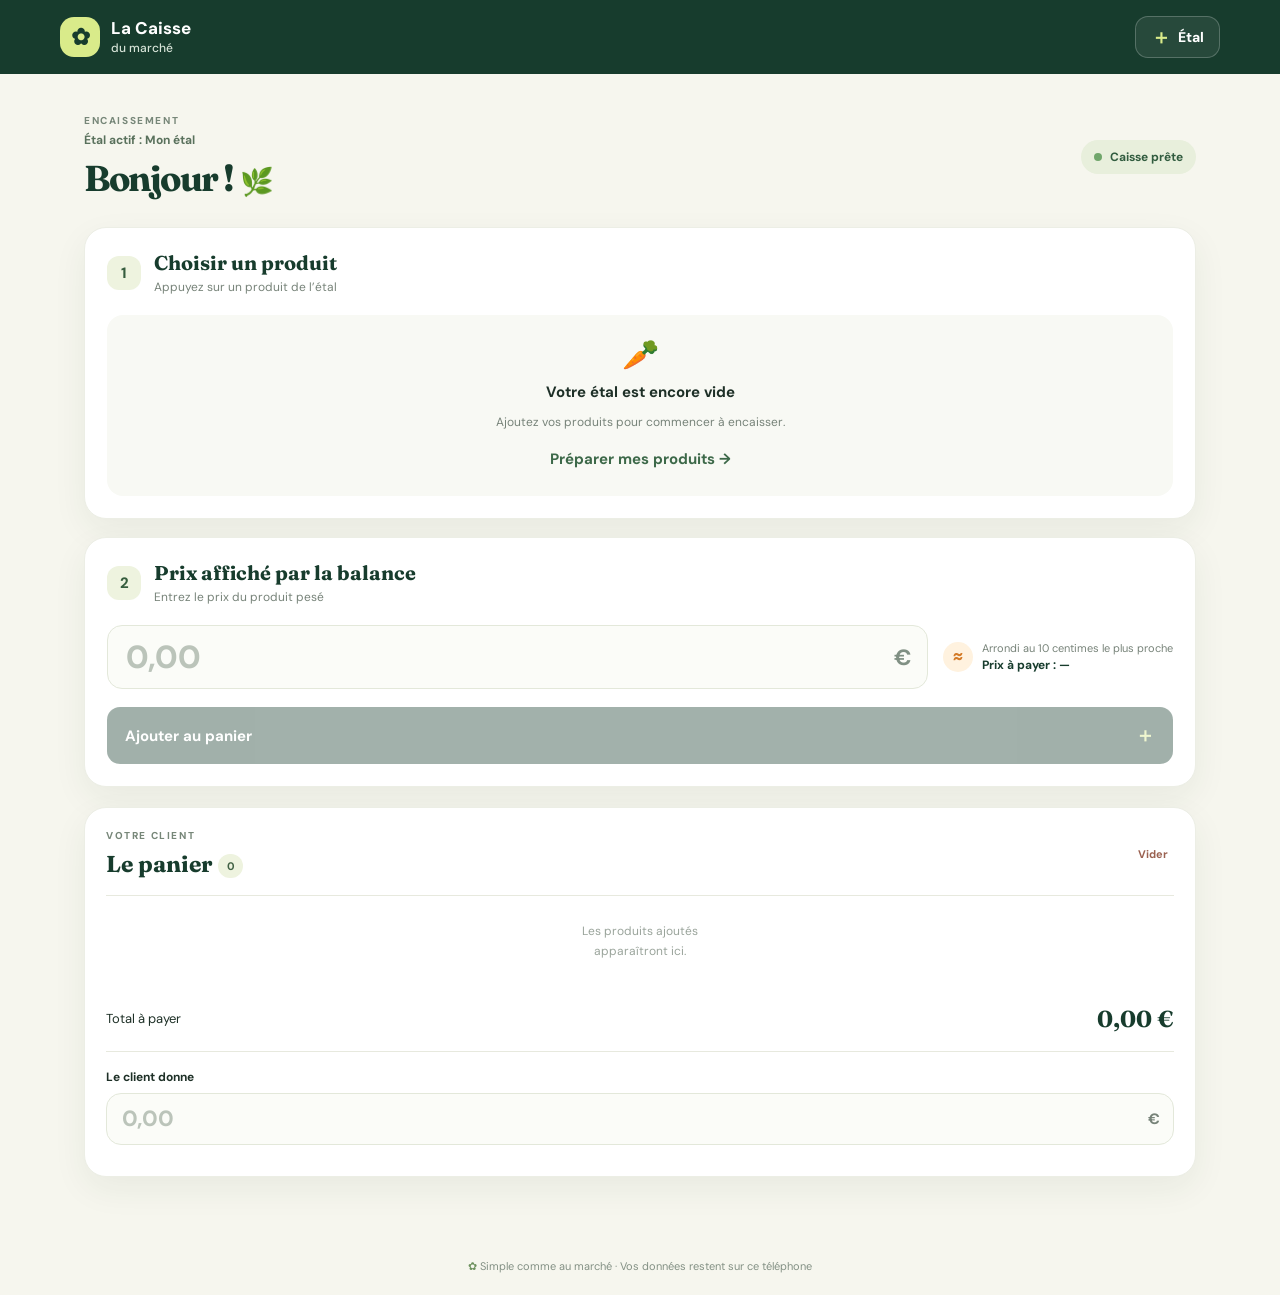
<file: caisse-marche-v10/index.html>
<!doctype html>
<html lang="fr"><head><meta charset="utf-8"><meta name="viewport" content="width=device-width,initial-scale=1,viewport-fit=cover"><meta name="theme-color" content="#173c2d"><meta name="description" content="Une caisse simple pour vendre au marché et rendre la monnaie facilement."><link rel="manifest" href="manifest.webmanifest"><link rel="icon" href="icon.svg" type="image/svg+xml"><link rel="apple-touch-icon" href="icon-192.png"><link rel="stylesheet" href="style.css"><title>La Caisse du marché</title></head>
<body><header class="topbar"><a class="brand" href="#"><span class="brand-icon">✿</span><span>La Caisse<small>du marché</small></span></a><button id="setup-open" class="etal-btn" aria-label="Ouvrir l’étal pour gérer les produits"><span>＋</span> Étal</button></header>
<main>
<section id="setup-view" class="view hidden"><div class="page-heading"><button class="back-btn" data-view="sale-view">← Retour</button><p class="eyebrow">PRÉPARATION DE L’ÉTAL</p><h1>Mes produits</h1><p class="muted">Ajoutez une photo, un nom et un prix indicatif. Vous pourrez tout modifier plus tard.</p></div>
<div class="stall-manager card"><div class="stall-manager-head"><div><p class="eyebrow">ÉTAL ACTIF</p><label for="stall-name">Nom de cet étal<input id="stall-name" type="text" maxlength="40" value="Mon étal" autocomplete="off"></label></div><span class="stall-mark">✿</span></div><div class="stall-actions"><button id="save-stall" class="primary-btn" type="button">Enregistrer l’étal <span>✓</span></button><button id="load-stall" class="secondary-btn" type="button">Charger un étal existant</button><button id="create-stall" class="secondary-btn" type="button">＋ Nouvel étal</button></div><div class="stall-backup-actions"><button id="export-stalls" class="secondary-btn" type="button">↗ Partager / exporter tous mes étals</button><button id="import-stalls" class="secondary-btn" type="button">Importer des étals reçus</button><input id="stall-backup-file" type="file" accept="application/json,.json" hidden></div><p class="stall-hint">« Charger » choisit un étal déjà sur ce téléphone. « Partager / exporter » crée un fichier JSON avec tous tes étals et leurs photos : tu peux l’envoyer à un collègue. Il choisit « Importer des étals reçus », puis « Charger un étal existant ». L’import ajoute les étals reçus sans remplacer les tiens.</p></div>
<div class="product-form card">
<label class="unit-choice">Prix vendu au<select id="product-unit"><option value="kg">Au kilogramme (kg)</option><option value="unit">À l’unité / sachet</option></select></label>
<div id="flow-start" class="flow-screen"><p class="eyebrow">AJOUT RAPIDE</p><h2>Prêt à remplir l’étal ?</h2><p class="muted">Photo, nom, prix : un produit après l’autre.</p><button id="start-products" class="primary-btn flow-main-btn" type="button"><span>📷</span> Ajouter des produits</button></div>
<div id="product-entry" class="flow-entry hidden"><label class="photo-picker" for="product-photo"><span id="photo-placeholder">📷<small>Prendre une photo</small></span><img id="photo-preview" class="hidden" alt="Aperçu du produit"></label><input id="product-photo" type="file" accept="image/*" capture="environment" hidden><div class="form-fields"><label>Nom du produit<input id="product-name" type="text" enterkeyhint="next" placeholder="Ex. Tomates anciennes" autocomplete="off"></label><label>Prix indicatif <span id="price-unit-label" class="unit">€/kg</span><div class="price-input"><input id="product-reference-price" type="text" enterkeyhint="done" inputmode="numeric" placeholder="0,00" autocomplete="off"><b>€</b></div></label></div><button id="add-product" class="primary-btn full-btn" type="button">Valider le produit <span>✓</span></button><button id="cancel-edit" class="text-btn cancel-edit hidden" type="button">Annuler la modification</button></div>
<div id="flow-next" class="flow-screen hidden"><div class="added-mark">✓</div><h2>Produit ajouté !</h2><p class="muted">Tu veux ajouter un autre produit ?</p><button id="new-product" class="primary-btn flow-main-btn" type="button"><span>📷</span> Nouveau produit</button><button id="done-products" class="finish-flow-btn" type="button">Terminer</button></div>
</div>
<div class="list-heading"><h2>Sur mon étal</h2><span id="setup-count" class="count-pill">0 produit</span></div><div id="setup-products" class="setup-products"></div></section>
<section id="sale-view" class="view"><div class="sale-heading"><div><p class="eyebrow">ENCAISSEMENT</p><p id="sale-stall-name" class="active-stall-label">Étal actif : Mon étal</p><h1>Bonjour ! <span>🌿</span></h1></div><div class="cash-status"><i></i> Caisse prête</div></div><div class="sale-layout"><section class="sale-main"><div class="card sale-card"><div class="step-title"><span class="step-number">1</span><div><h2>Choisir un produit</h2><p>Appuyez sur un produit de l’étal</p></div></div><div class="product-grid" id="sale-products"></div><div id="no-products" class="empty-state hidden"><span>🥕</span><b>Votre étal est encore vide</b><p>Ajoutez vos produits pour commencer à encaisser.</p><button class="text-btn" id="first-setup">Préparer mes produits →</button></div></div>
<div class="card amount-card"><div class="step-title"><span class="step-number">2</span><div><h2>Prix affiché par la balance</h2><p>Entrez le prix du produit pesé</p></div></div><div class="amount-entry"><div class="big-price"><input id="sale-price" type="text" enterkeyhint="done" inputmode="numeric" autocomplete="off" placeholder="0,00" aria-label="Prix indiqué par la balance"><b>€</b></div><div class="rounding-note"><span>≈</span><span>Arrondi au 10 centimes le plus proche<br><b id="rounded-preview">Prix à payer : —</b></span></div></div><button id="add-to-cart" class="primary-btn full-btn" disabled>Ajouter au panier <span>＋</span></button></div></section>
<aside class="card basket-card"><div class="basket-heading"><div><p class="eyebrow">VOTRE CLIENT</p><h2>Le panier <span id="cart-count" class="count-pill">0</span></h2></div><button class="clear-btn" id="clear-cart" disabled>Vider</button></div><div id="cart-items" class="cart-items"><div class="basket-empty">Les produits ajoutés<br>apparaîtront ici.</div></div><div class="basket-total"><span>Total à payer</span><b id="cart-total">0,00 €</b></div><div class="payment"><label for="cash-given">Le client donne</label><div class="cash-input"><input id="cash-given" type="text" enterkeyhint="done" inputmode="numeric" autocomplete="off" placeholder="0,00"><b>€</b></div></div><div id="change-result" class="change-result hidden"></div></aside></div></section>
</main>
<dialog id="load-stall-dialog" class="stall-dialog"><div class="dialog-heading"><div><p class="eyebrow">MES ÉTALS ENREGISTRÉS</p><h2>Charger un étal</h2></div><button class="close-dialog" type="button" data-close-dialog="load-stall-dialog" aria-label="Fermer">×</button></div><div id="saved-stall-list" class="saved-stall-list"></div><button id="dialog-create-stall" class="primary-btn full-btn" type="button">＋ Créer un nouvel étal</button></dialog>
<dialog id="create-stall-dialog" class="stall-dialog"><div class="dialog-heading"><div><p class="eyebrow">NOUVELLE CONFIGURATION</p><h2>Créer un étal</h2></div><button class="close-dialog" type="button" data-close-dialog="create-stall-dialog" aria-label="Fermer">×</button></div><form id="create-stall-form"><label class="create-stall-label">Nom de ce nouvel étal<input id="new-stall-name" type="text" maxlength="40" placeholder="Ex. Marché du samedi" required autocomplete="off"></label><p class="stall-hint">Il sera créé vide. Ton étal actuel restera enregistré.</p><button class="primary-btn full-btn" type="submit">Créer l’étal <span>＋</span></button></form></dialog>
<footer><span>✿</span> Simple comme au marché · Vos données restent sur ce téléphone</footer><div id="toast" class="toast" role="status" aria-live="polite"></div><script src="app.js"></script></body></html>
</file>
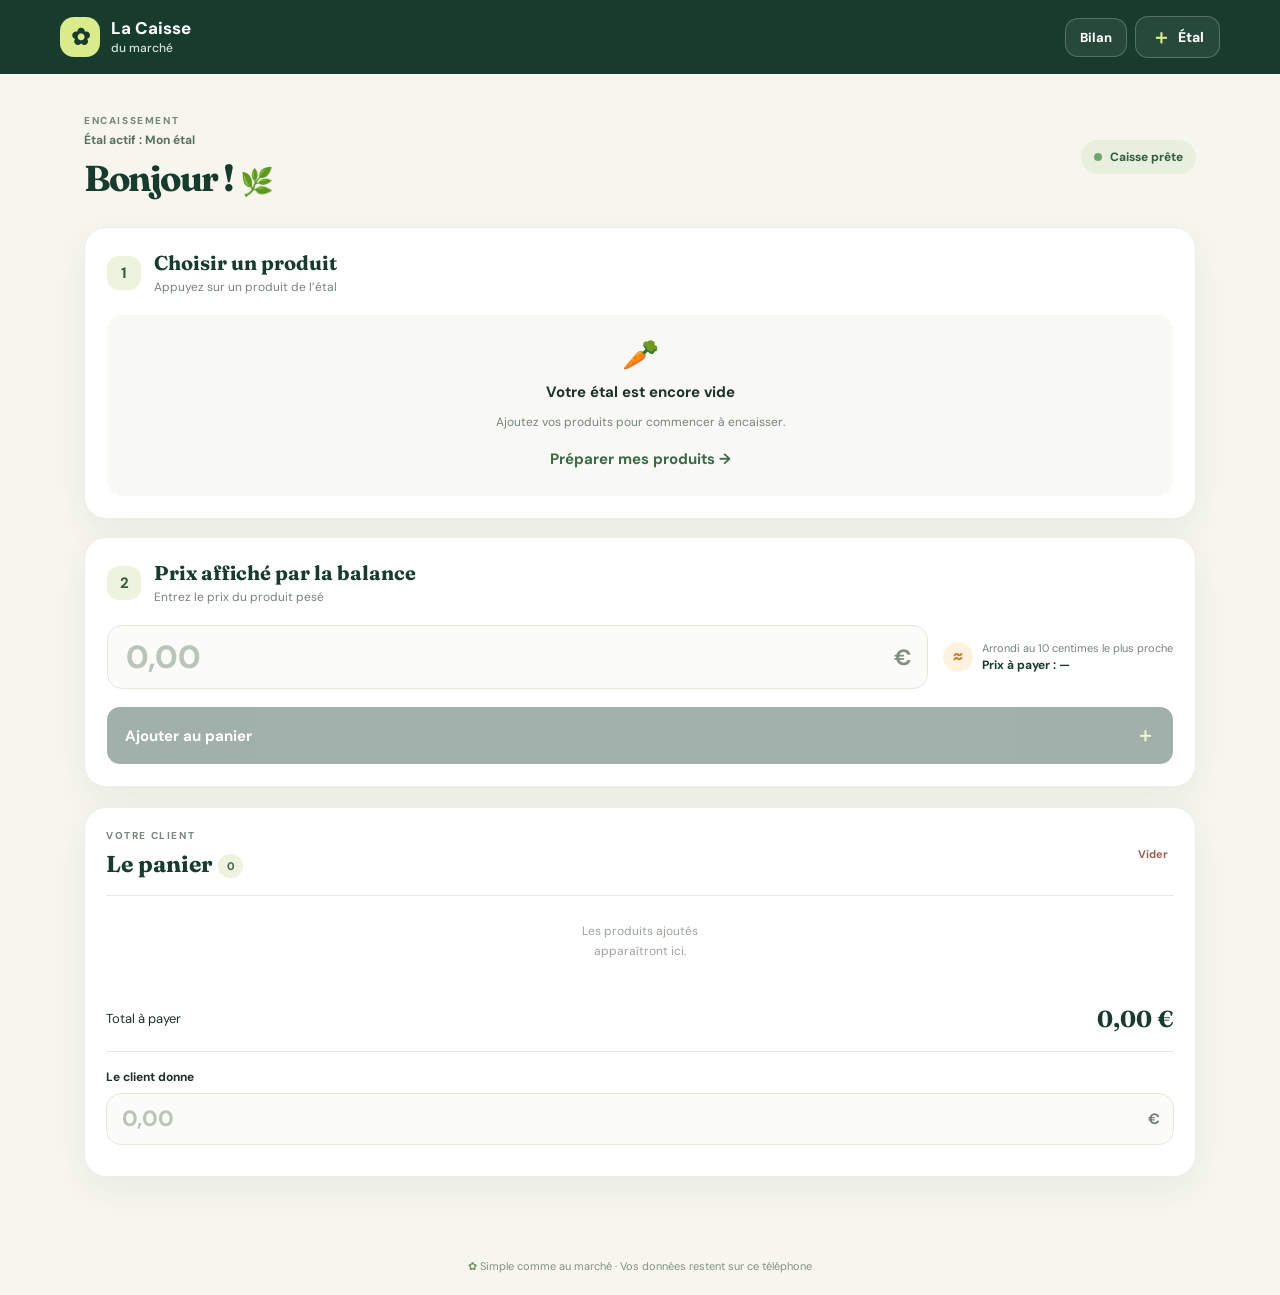
<file: caisse-marche-v11/index.html>
<!doctype html>
<html lang="fr"><head><meta charset="utf-8"><meta name="viewport" content="width=device-width,initial-scale=1,viewport-fit=cover"><meta name="theme-color" content="#173c2d"><meta name="description" content="Une caisse simple pour vendre au marché et rendre la monnaie facilement."><link rel="manifest" href="manifest.webmanifest"><link rel="icon" href="icon.svg" type="image/svg+xml"><link rel="apple-touch-icon" href="icon-192.png"><link rel="stylesheet" href="style.css"><title>La Caisse du marché</title></head>
<body><header class="topbar"><a class="brand" href="#"><span class="brand-icon">✿</span><span>La Caisse<small>du marché</small></span></a><div class="topbar-actions"><button id="market-report" class="report-btn" type="button">Bilan</button><button id="setup-open" class="etal-btn" aria-label="Ouvrir l’étal pour gérer les produits"><span>＋</span> Étal</button></div></header>
<main>
<section id="setup-view" class="view hidden"><div class="page-heading"><button class="back-btn" data-view="sale-view">← Retour</button><p class="eyebrow">PRÉPARATION DE L’ÉTAL</p><h1>Mes produits</h1><p class="muted">Ajoutez une photo, un nom et un prix indicatif. Vous pourrez tout modifier plus tard.</p></div>
<div class="stall-manager card"><div class="stall-manager-head"><div><p class="eyebrow">ÉTAL ACTIF</p><label for="stall-name">Nom de cet étal<input id="stall-name" type="text" maxlength="40" value="Mon étal" autocomplete="off"></label></div><span class="stall-mark">✿</span></div><div class="stall-actions"><button id="save-stall" class="primary-btn" type="button">Enregistrer l’étal <span>✓</span></button><button id="load-stall" class="secondary-btn" type="button">Charger un étal existant</button><button id="create-stall" class="secondary-btn" type="button">＋ Nouvel étal</button></div><div class="stall-backup-actions"><button id="export-stalls" class="secondary-btn" type="button">↗ Partager / exporter tous mes étals</button><button id="import-stalls" class="secondary-btn" type="button">Importer des étals reçus</button><input id="stall-backup-file" type="file" accept="application/json,.json" hidden></div><p class="stall-hint">« Charger » choisit un étal déjà sur ce téléphone. « Partager / exporter » crée un fichier JSON avec tous tes étals et leurs photos : tu peux l’envoyer à un collègue. Il choisit « Importer des étals reçus », puis « Charger un étal existant ». L’import ajoute les étals reçus sans remplacer les tiens.</p></div>
<div class="product-form card">
<label class="unit-choice">Prix vendu au<select id="product-unit"><option value="kg">Au kilogramme (kg)</option><option value="unit">À l’unité / sachet</option></select></label>
<div id="flow-start" class="flow-screen"><p class="eyebrow">AJOUT RAPIDE</p><h2>Prêt à remplir l’étal ?</h2><p class="muted">Photo, nom, prix : un produit après l’autre.</p><button id="start-products" class="primary-btn flow-main-btn" type="button"><span>📷</span> Ajouter des produits</button></div>
<div id="product-entry" class="flow-entry hidden"><label class="photo-picker" for="product-photo"><span id="photo-placeholder">📷<small>Prendre une photo</small></span><img id="photo-preview" class="hidden" alt="Aperçu du produit"></label><input id="product-photo" type="file" accept="image/*" capture="environment" hidden><div class="form-fields"><label>Nom du produit<input id="product-name" type="text" enterkeyhint="next" placeholder="Ex. Tomates anciennes" autocomplete="off"></label><label>Prix indicatif <span id="price-unit-label" class="unit">€/kg</span><div class="price-input"><input id="product-reference-price" type="text" enterkeyhint="done" inputmode="numeric" placeholder="0,00" autocomplete="off"><b>€</b></div></label></div><button id="add-product" class="primary-btn full-btn" type="button">Valider le produit <span>✓</span></button><button id="cancel-edit" class="text-btn cancel-edit hidden" type="button">Annuler la modification</button></div>
<div id="flow-next" class="flow-screen hidden"><div class="added-mark">✓</div><h2>Produit ajouté !</h2><p class="muted">Tu veux ajouter un autre produit ?</p><button id="new-product" class="primary-btn flow-main-btn" type="button"><span>📷</span> Nouveau produit</button><button id="done-products" class="finish-flow-btn" type="button">Terminer</button></div>
</div>
<div class="list-heading"><h2>Sur mon étal</h2><span id="setup-count" class="count-pill">0 produit</span></div><div id="setup-products" class="setup-products"></div></section>
<section id="sale-view" class="view"><div class="sale-heading"><div><p class="eyebrow">ENCAISSEMENT</p><p id="sale-stall-name" class="active-stall-label">Étal actif : Mon étal</p><h1>Bonjour ! <span>🌿</span></h1></div><div class="cash-status"><i></i> Caisse prête</div></div><div class="sale-layout"><section class="sale-main"><div class="card sale-card"><div class="step-title"><span class="step-number">1</span><div><h2>Choisir un produit</h2><p>Appuyez sur un produit de l’étal</p></div></div><div class="product-grid" id="sale-products"></div><div id="no-products" class="empty-state hidden"><span>🥕</span><b>Votre étal est encore vide</b><p>Ajoutez vos produits pour commencer à encaisser.</p><button class="text-btn" id="first-setup">Préparer mes produits →</button></div></div>
<div class="card amount-card"><div class="step-title"><span class="step-number">2</span><div><h2>Prix affiché par la balance</h2><p>Entrez le prix du produit pesé</p></div></div><div class="amount-entry"><div class="big-price"><input id="sale-price" type="text" enterkeyhint="done" inputmode="numeric" autocomplete="off" placeholder="0,00" aria-label="Prix indiqué par la balance"><b>€</b></div><div class="rounding-note"><span>≈</span><span>Arrondi au 10 centimes le plus proche<br><b id="rounded-preview">Prix à payer : —</b></span></div></div><button id="add-to-cart" class="primary-btn full-btn" disabled>Ajouter au panier <span>＋</span></button></div></section>
<aside class="card basket-card"><div class="basket-heading"><div><p class="eyebrow">VOTRE CLIENT</p><h2>Le panier <span id="cart-count" class="count-pill">0</span></h2></div><button class="clear-btn" id="clear-cart" disabled>Vider</button></div><div id="cart-items" class="cart-items"><div class="basket-empty">Les produits ajoutés<br>apparaîtront ici.</div></div><div class="basket-total"><span>Total à payer</span><b id="cart-total">0,00 €</b></div><div class="payment"><label for="cash-given">Le client donne</label><div class="cash-input"><input id="cash-given" type="text" enterkeyhint="done" inputmode="numeric" autocomplete="off" placeholder="0,00"><b>€</b></div></div><div id="change-result" class="change-result hidden"></div><button id="finish-sale" class="primary-btn full-btn finish-sale hidden" type="button">Vente encaissée · client suivant <span>✓</span></button></aside></div></section>
</main>
<dialog id="load-stall-dialog" class="stall-dialog"><div class="dialog-heading"><div><p class="eyebrow">MES ÉTALS ENREGISTRÉS</p><h2>Charger un étal</h2></div><button class="close-dialog" type="button" data-close-dialog="load-stall-dialog" aria-label="Fermer">×</button></div><div id="saved-stall-list" class="saved-stall-list"></div><button id="dialog-create-stall" class="primary-btn full-btn" type="button">＋ Créer un nouvel étal</button></dialog>
<dialog id="market-report-dialog" class="stall-dialog report-dialog"><div class="dialog-heading"><div><p class="eyebrow">VENTES ENREGISTRÉES</p><h2>Bilan du marché</h2></div><button class="close-dialog" type="button" data-close-dialog="market-report-dialog" aria-label="Fermer">×</button></div><label class="report-date-label" for="report-date">Journée du marché<input id="report-date" type="date"></label><div id="market-report-content"></div></dialog>
<dialog id="create-stall-dialog" class="stall-dialog"><div class="dialog-heading"><div><p class="eyebrow">NOUVELLE CONFIGURATION</p><h2>Créer un étal</h2></div><button class="close-dialog" type="button" data-close-dialog="create-stall-dialog" aria-label="Fermer">×</button></div><form id="create-stall-form"><label class="create-stall-label">Nom de ce nouvel étal<input id="new-stall-name" type="text" maxlength="40" placeholder="Ex. Marché du samedi" required autocomplete="off"></label><p class="stall-hint">Il sera créé vide. Ton étal actuel restera enregistré.</p><button class="primary-btn full-btn" type="submit">Créer l’étal <span>＋</span></button></form></dialog>
<footer><span>✿</span> Simple comme au marché · Vos données restent sur ce téléphone</footer><div id="toast" class="toast" role="status" aria-live="polite"></div><script src="app.js"></script></body></html>
</file>
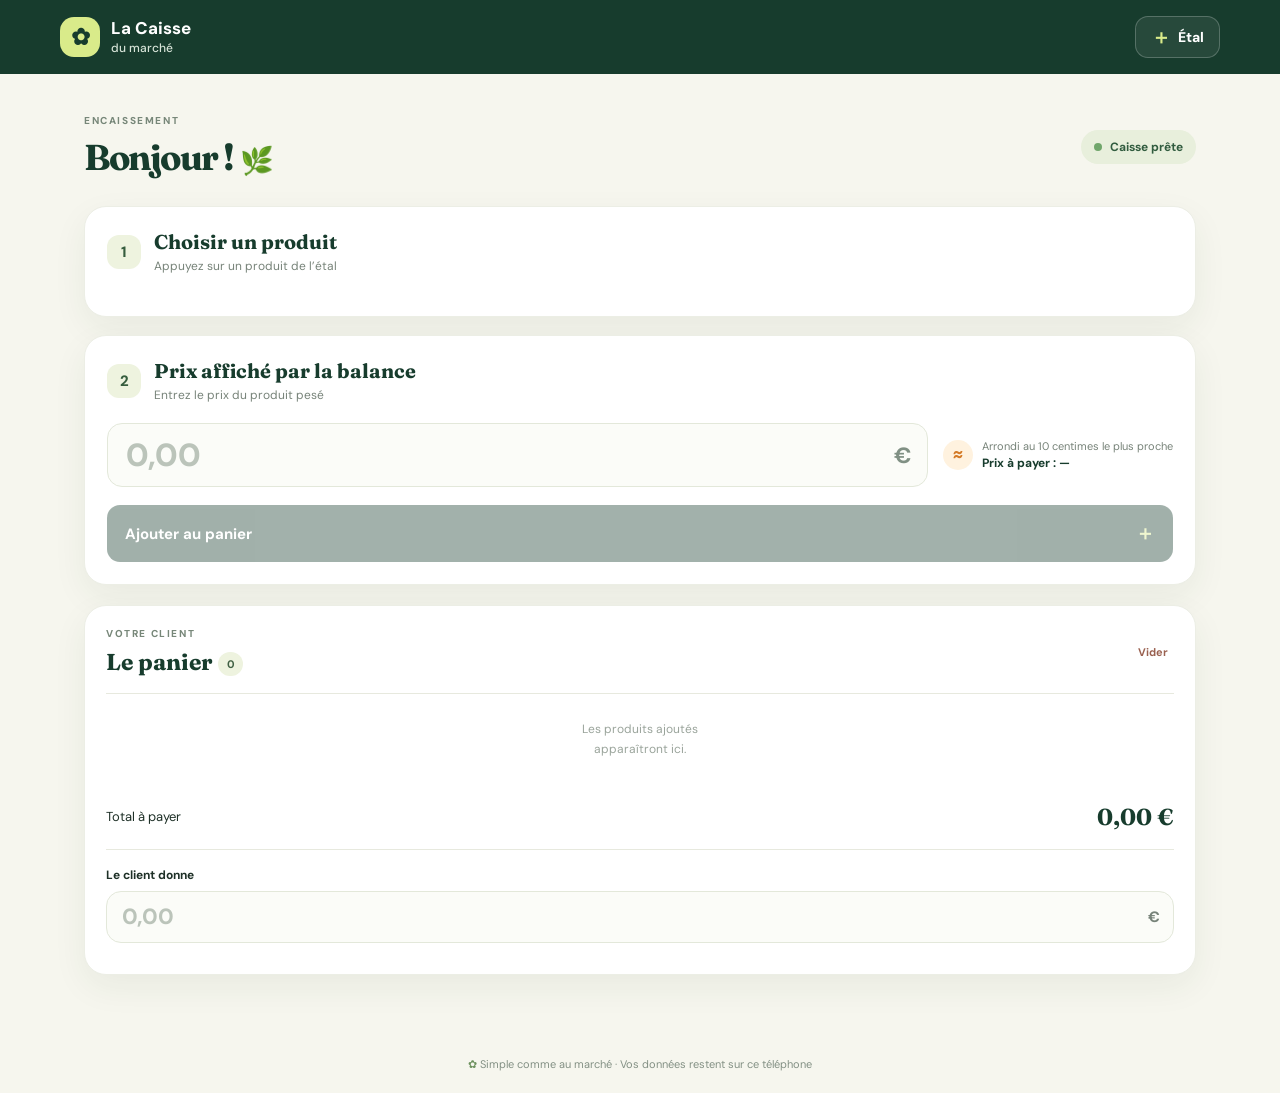
<file: caisse-marche-v2/index.html>
<!doctype html>
<html lang="fr"><head><meta charset="utf-8"><meta name="viewport" content="width=device-width,initial-scale=1,viewport-fit=cover"><meta name="theme-color" content="#173c2d"><meta name="description" content="Une caisse simple pour vendre au marché et rendre la monnaie facilement."><link rel="manifest" href="manifest.webmanifest"><link rel="icon" href="icon.svg" type="image/svg+xml"><link rel="apple-touch-icon" href="icon-192.png"><link rel="stylesheet" href="style.css"><title>La Caisse du marché</title></head>
<body><header class="topbar"><a class="brand" href="#"><span class="brand-icon">✿</span><span>La Caisse<small>du marché</small></span></a><button id="setup-open" class="etal-btn" aria-label="Ouvrir l’étal pour gérer les produits"><span>＋</span> Étal</button></header>
<main>
<section id="setup-view" class="view hidden"><div class="page-heading"><button class="back-btn" data-view="sale-view">← Retour</button><p class="eyebrow">PRÉPARATION DE L’ÉTAL</p><h1>Mes produits</h1><p class="muted">Ajoutez une photo, un nom et un prix indicatif. Vous pourrez tout modifier plus tard.</p></div>
<div class="product-form card">
<label class="unit-choice">Prix vendu au<select id="product-unit"><option value="kg">Au kilogramme (kg)</option><option value="unit">À l’unité / sachet</option></select></label>
<div id="flow-start" class="flow-screen"><p class="eyebrow">AJOUT RAPIDE</p><h2>Prêt à remplir l’étal ?</h2><p class="muted">Photo, nom, prix : un produit après l’autre.</p><button id="start-products" class="primary-btn flow-main-btn" type="button"><span>📷</span> Ajouter des produits</button></div>
<div id="product-entry" class="flow-entry hidden"><label class="photo-picker" for="product-photo"><span id="photo-placeholder">📷<small>Prendre une photo</small></span><img id="photo-preview" class="hidden" alt="Aperçu du produit"></label><input id="product-photo" type="file" accept="image/*" capture="environment" hidden><div class="form-fields"><label>Nom du produit<input id="product-name" type="text" enterkeyhint="next" placeholder="Ex. Tomates anciennes" autocomplete="off"></label><label>Prix indicatif <span id="price-unit-label" class="unit">€/kg</span><div class="price-input"><input id="product-reference-price" type="text" enterkeyhint="done" inputmode="numeric" placeholder="0,00" autocomplete="off"><b>€</b></div></label></div><button id="add-product" class="primary-btn full-btn" type="button">Valider le produit <span>✓</span></button><button id="cancel-edit" class="text-btn cancel-edit hidden" type="button">Annuler la modification</button></div>
<div id="flow-next" class="flow-screen hidden"><div class="added-mark">✓</div><h2>Produit ajouté !</h2><p class="muted">Tu veux ajouter un autre produit ?</p><button id="new-product" class="primary-btn flow-main-btn" type="button"><span>📷</span> Nouveau produit</button><button id="done-products" class="finish-flow-btn" type="button">Terminer</button></div>
</div>
<div class="list-heading"><h2>Sur mon étal</h2><span id="setup-count" class="count-pill">0 produit</span></div><div id="setup-products" class="setup-products"></div></section>
<section id="sale-view" class="view"><div class="sale-heading"><div><p class="eyebrow">ENCAISSEMENT</p><h1>Bonjour ! <span>🌿</span></h1></div><div class="cash-status"><i></i> Caisse prête</div></div><div class="sale-layout"><section class="sale-main"><div class="card sale-card"><div class="step-title"><span class="step-number">1</span><div><h2>Choisir un produit</h2><p>Appuyez sur un produit de l’étal</p></div></div><div class="product-grid" id="sale-products"></div><div id="no-products" class="empty-state hidden"><span>🥕</span><b>Votre étal est encore vide</b><p>Ajoutez vos produits pour commencer à encaisser.</p><button class="text-btn" id="first-setup">Préparer mes produits →</button></div></div>
<div class="card amount-card"><div class="step-title"><span class="step-number">2</span><div><h2>Prix affiché par la balance</h2><p>Entrez le prix du produit pesé</p></div></div><div class="amount-entry"><div class="big-price"><input id="sale-price" type="text" enterkeyhint="done" inputmode="numeric" autocomplete="off" placeholder="0,00" aria-label="Prix indiqué par la balance"><b>€</b></div><div class="rounding-note"><span>≈</span><span>Arrondi au 10 centimes le plus proche<br><b id="rounded-preview">Prix à payer : —</b></span></div></div><button id="add-to-cart" class="primary-btn full-btn" disabled>Ajouter au panier <span>＋</span></button></div></section>
<aside class="card basket-card"><div class="basket-heading"><div><p class="eyebrow">VOTRE CLIENT</p><h2>Le panier <span id="cart-count" class="count-pill">0</span></h2></div><button class="clear-btn" id="clear-cart" disabled>Vider</button></div><div id="cart-items" class="cart-items"><div class="basket-empty">Les produits ajoutés<br>apparaîtront ici.</div></div><div class="basket-total"><span>Total à payer</span><b id="cart-total">0,00 €</b></div><div class="payment"><label for="cash-given">Le client donne</label><div class="cash-input"><input id="cash-given" type="text" enterkeyhint="done" inputmode="numeric" autocomplete="off" placeholder="0,00"><b>€</b></div></div><div id="change-result" class="change-result hidden"></div></aside></div></section>
</main><footer><span>✿</span> Simple comme au marché · Vos données restent sur ce téléphone</footer><div id="toast" class="toast" role="status" aria-live="polite"></div><script src="app.js"></script></body></html>
</file>
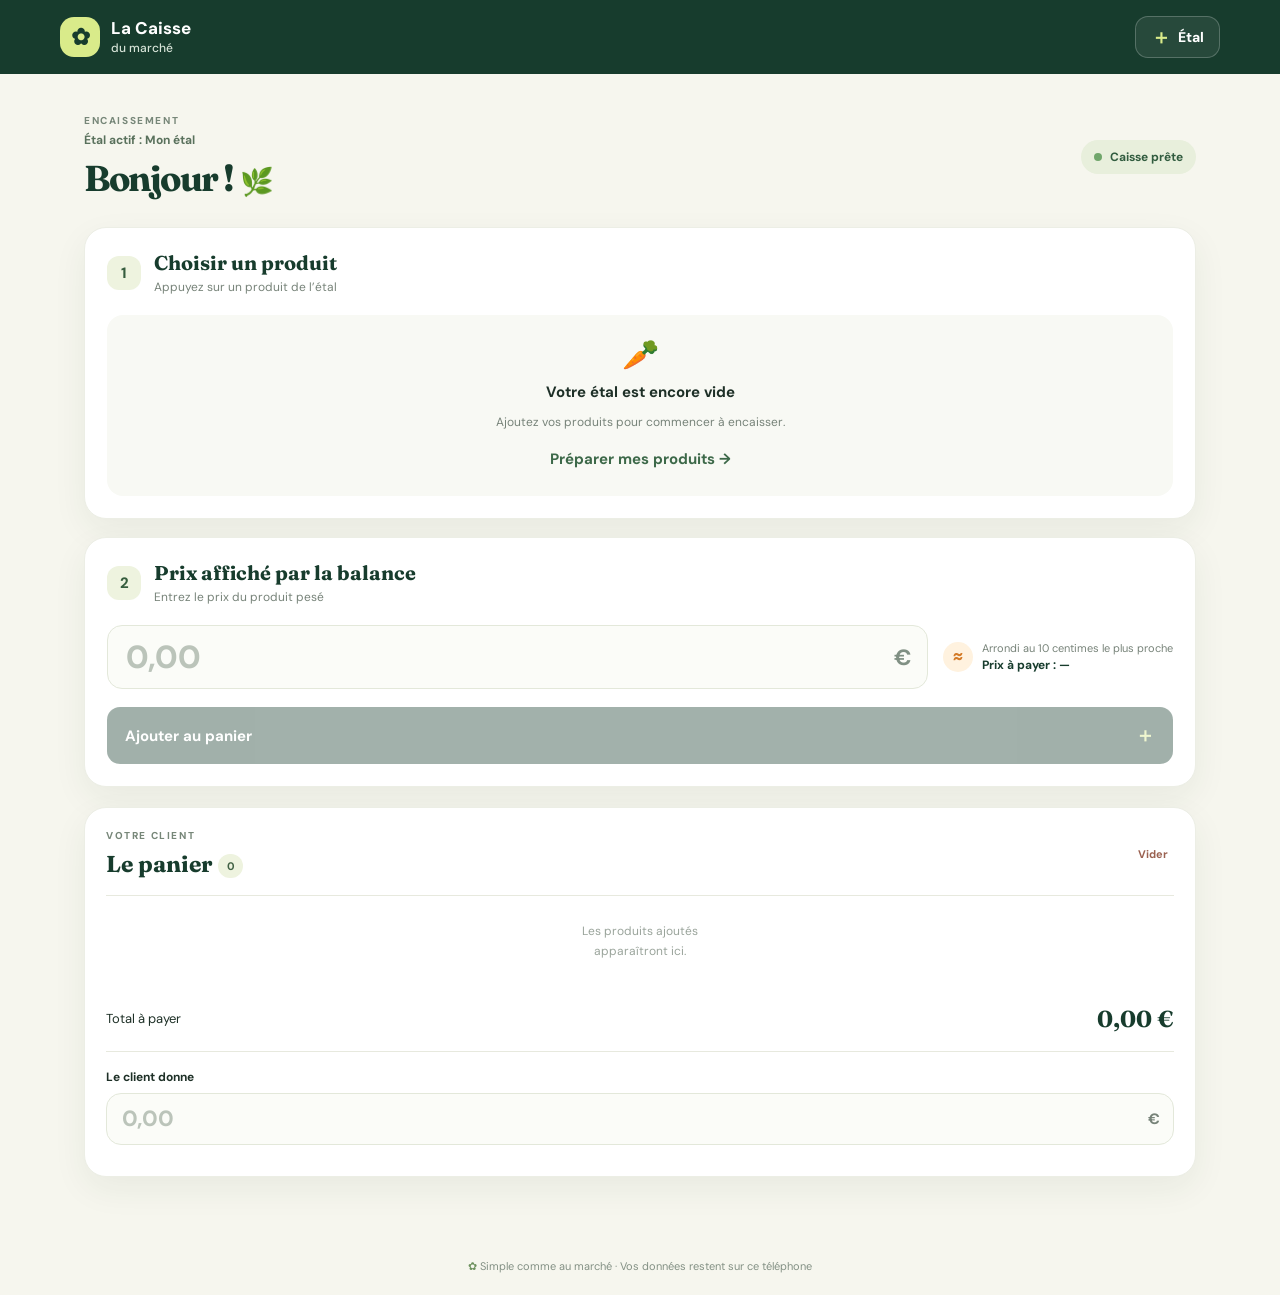
<file: caisse-marche-v7/index.html>
<!doctype html>
<html lang="fr"><head><meta charset="utf-8"><meta name="viewport" content="width=device-width,initial-scale=1,viewport-fit=cover"><meta name="theme-color" content="#173c2d"><meta name="description" content="Une caisse simple pour vendre au marché et rendre la monnaie facilement."><link rel="manifest" href="manifest.webmanifest"><link rel="icon" href="icon.svg" type="image/svg+xml"><link rel="apple-touch-icon" href="icon-192.png"><link rel="stylesheet" href="style.css"><title>La Caisse du marché</title></head>
<body><header class="topbar"><a class="brand" href="#"><span class="brand-icon">✿</span><span>La Caisse<small>du marché</small></span></a><button id="setup-open" class="etal-btn" aria-label="Ouvrir l’étal pour gérer les produits"><span>＋</span> Étal</button></header>
<main>
<section id="setup-view" class="view hidden"><div class="page-heading"><button class="back-btn" data-view="sale-view">← Retour</button><p class="eyebrow">PRÉPARATION DE L’ÉTAL</p><h1>Mes produits</h1><p class="muted">Ajoutez une photo, un nom et un prix indicatif. Vous pourrez tout modifier plus tard.</p></div>
<div class="stall-manager card"><div class="stall-manager-head"><div><p class="eyebrow">ÉTAL ACTIF</p><label for="stall-name">Nom de cet étal<input id="stall-name" type="text" maxlength="40" value="Mon étal" autocomplete="off"></label></div><span class="stall-mark">✿</span></div><div class="stall-actions"><button id="save-stall" class="primary-btn" type="button">Enregistrer l’étal <span>✓</span></button><button id="load-stall" class="secondary-btn" type="button">Charger un étal existant</button><button id="create-stall" class="secondary-btn" type="button">＋ Nouvel étal</button></div><p class="stall-hint">Les produits et leurs photos sont enregistrés automatiquement sur ce téléphone.</p></div>
<div class="product-form card">
<label class="unit-choice">Prix vendu au<select id="product-unit"><option value="kg">Au kilogramme (kg)</option><option value="unit">À l’unité / sachet</option></select></label>
<div id="flow-start" class="flow-screen"><p class="eyebrow">AJOUT RAPIDE</p><h2>Prêt à remplir l’étal ?</h2><p class="muted">Photo, nom, prix : un produit après l’autre.</p><button id="start-products" class="primary-btn flow-main-btn" type="button"><span>📷</span> Ajouter des produits</button></div>
<div id="product-entry" class="flow-entry hidden"><label class="photo-picker" for="product-photo"><span id="photo-placeholder">📷<small>Prendre une photo</small></span><img id="photo-preview" class="hidden" alt="Aperçu du produit"></label><input id="product-photo" type="file" accept="image/*" capture="environment" hidden><div class="form-fields"><label>Nom du produit<input id="product-name" type="text" enterkeyhint="next" placeholder="Ex. Tomates anciennes" autocomplete="off"></label><label>Prix indicatif <span id="price-unit-label" class="unit">€/kg</span><div class="price-input"><input id="product-reference-price" type="text" enterkeyhint="done" inputmode="numeric" placeholder="0,00" autocomplete="off"><b>€</b></div></label></div><button id="add-product" class="primary-btn full-btn" type="button">Valider le produit <span>✓</span></button><button id="cancel-edit" class="text-btn cancel-edit hidden" type="button">Annuler la modification</button></div>
<div id="flow-next" class="flow-screen hidden"><div class="added-mark">✓</div><h2>Produit ajouté !</h2><p class="muted">Tu veux ajouter un autre produit ?</p><button id="new-product" class="primary-btn flow-main-btn" type="button"><span>📷</span> Nouveau produit</button><button id="done-products" class="finish-flow-btn" type="button">Terminer</button></div>
</div>
<div class="list-heading"><h2>Sur mon étal</h2><span id="setup-count" class="count-pill">0 produit</span></div><div id="setup-products" class="setup-products"></div></section>
<section id="sale-view" class="view"><div class="sale-heading"><div><p class="eyebrow">ENCAISSEMENT</p><p id="sale-stall-name" class="active-stall-label">Étal actif : Mon étal</p><h1>Bonjour ! <span>🌿</span></h1></div><div class="cash-status"><i></i> Caisse prête</div></div><div class="sale-layout"><section class="sale-main"><div class="card sale-card"><div class="step-title"><span class="step-number">1</span><div><h2>Choisir un produit</h2><p>Appuyez sur un produit de l’étal</p></div></div><div class="product-grid" id="sale-products"></div><div id="no-products" class="empty-state hidden"><span>🥕</span><b>Votre étal est encore vide</b><p>Ajoutez vos produits pour commencer à encaisser.</p><button class="text-btn" id="first-setup">Préparer mes produits →</button></div></div>
<div class="card amount-card"><div class="step-title"><span class="step-number">2</span><div><h2>Prix affiché par la balance</h2><p>Entrez le prix du produit pesé</p></div></div><div class="amount-entry"><div class="big-price"><input id="sale-price" type="text" enterkeyhint="done" inputmode="numeric" autocomplete="off" placeholder="0,00" aria-label="Prix indiqué par la balance"><b>€</b></div><div class="rounding-note"><span>≈</span><span>Arrondi au 10 centimes le plus proche<br><b id="rounded-preview">Prix à payer : —</b></span></div></div><button id="add-to-cart" class="primary-btn full-btn" disabled>Ajouter au panier <span>＋</span></button></div></section>
<aside class="card basket-card"><div class="basket-heading"><div><p class="eyebrow">VOTRE CLIENT</p><h2>Le panier <span id="cart-count" class="count-pill">0</span></h2></div><button class="clear-btn" id="clear-cart" disabled>Vider</button></div><div id="cart-items" class="cart-items"><div class="basket-empty">Les produits ajoutés<br>apparaîtront ici.</div></div><div class="basket-total"><span>Total à payer</span><b id="cart-total">0,00 €</b></div><div class="payment"><label for="cash-given">Le client donne</label><div class="cash-input"><input id="cash-given" type="text" enterkeyhint="done" inputmode="numeric" autocomplete="off" placeholder="0,00"><b>€</b></div></div><div id="change-result" class="change-result hidden"></div></aside></div></section>
</main>
<dialog id="load-stall-dialog" class="stall-dialog"><div class="dialog-heading"><div><p class="eyebrow">MES ÉTALS ENREGISTRÉS</p><h2>Charger un étal</h2></div><button class="close-dialog" type="button" data-close-dialog="load-stall-dialog" aria-label="Fermer">×</button></div><div id="saved-stall-list" class="saved-stall-list"></div><button id="dialog-create-stall" class="primary-btn full-btn" type="button">＋ Créer un nouvel étal</button></dialog>
<dialog id="create-stall-dialog" class="stall-dialog"><div class="dialog-heading"><div><p class="eyebrow">NOUVELLE CONFIGURATION</p><h2>Créer un étal</h2></div><button class="close-dialog" type="button" data-close-dialog="create-stall-dialog" aria-label="Fermer">×</button></div><form id="create-stall-form"><label class="create-stall-label">Nom de ce nouvel étal<input id="new-stall-name" type="text" maxlength="40" placeholder="Ex. Marché du samedi" required autocomplete="off"></label><p class="stall-hint">Il sera créé vide. Ton étal actuel restera enregistré.</p><button class="primary-btn full-btn" type="submit">Créer l’étal <span>＋</span></button></form></dialog>
<footer><span>✿</span> Simple comme au marché · Vos données restent sur ce téléphone</footer><div id="toast" class="toast" role="status" aria-live="polite"></div><script src="app.js"></script></body></html>
</file>
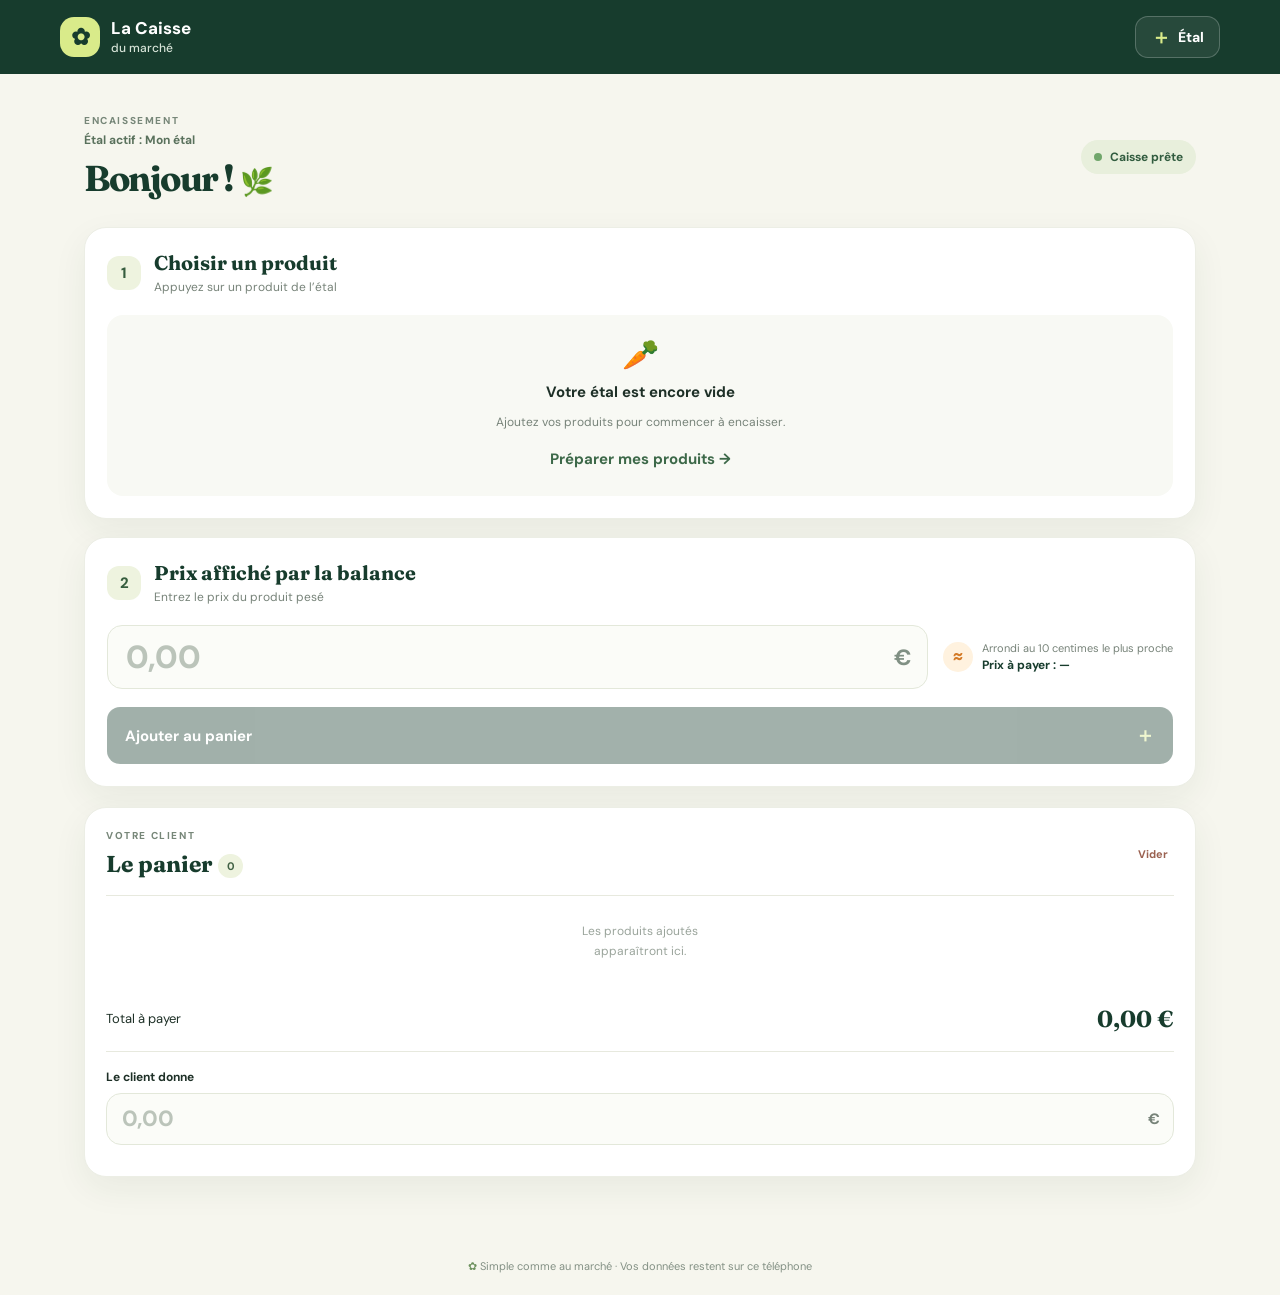
<file: caisse-marche-v9/index.html>
<!doctype html>
<html lang="fr"><head><meta charset="utf-8"><meta name="viewport" content="width=device-width,initial-scale=1,viewport-fit=cover"><meta name="theme-color" content="#173c2d"><meta name="description" content="Une caisse simple pour vendre au marché et rendre la monnaie facilement."><link rel="manifest" href="manifest.webmanifest"><link rel="icon" href="icon.svg" type="image/svg+xml"><link rel="apple-touch-icon" href="icon-192.png"><link rel="stylesheet" href="style.css"><title>La Caisse du marché</title></head>
<body><header class="topbar"><a class="brand" href="#"><span class="brand-icon">✿</span><span>La Caisse<small>du marché</small></span></a><button id="setup-open" class="etal-btn" aria-label="Ouvrir l’étal pour gérer les produits"><span>＋</span> Étal</button></header>
<main>
<section id="setup-view" class="view hidden"><div class="page-heading"><button class="back-btn" data-view="sale-view">← Retour</button><p class="eyebrow">PRÉPARATION DE L’ÉTAL</p><h1>Mes produits</h1><p class="muted">Ajoutez une photo, un nom et un prix indicatif. Vous pourrez tout modifier plus tard.</p></div>
<div class="stall-manager card"><div class="stall-manager-head"><div><p class="eyebrow">ÉTAL ACTIF</p><label for="stall-name">Nom de cet étal<input id="stall-name" type="text" maxlength="40" value="Mon étal" autocomplete="off"></label></div><span class="stall-mark">✿</span></div><div class="stall-actions"><button id="save-stall" class="primary-btn" type="button">Enregistrer l’étal <span>✓</span></button><button id="load-stall" class="secondary-btn" type="button">Charger un étal existant</button><button id="create-stall" class="secondary-btn" type="button">＋ Nouvel étal</button></div><div class="stall-backup-actions"><button id="export-stalls" class="secondary-btn" type="button">↓ Exporter une sauvegarde</button><button id="import-stalls" class="secondary-btn" type="button">Importer une sauvegarde</button><input id="stall-backup-file" type="file" accept="application/json,.json" hidden></div><p class="stall-hint">Les produits restent sur ce téléphone. Exporte une copie pour choisir où la garder ou la transférer.</p></div>
<div class="product-form card">
<label class="unit-choice">Prix vendu au<select id="product-unit"><option value="kg">Au kilogramme (kg)</option><option value="unit">À l’unité / sachet</option></select></label>
<div id="flow-start" class="flow-screen"><p class="eyebrow">AJOUT RAPIDE</p><h2>Prêt à remplir l’étal ?</h2><p class="muted">Photo, nom, prix : un produit après l’autre.</p><button id="start-products" class="primary-btn flow-main-btn" type="button"><span>📷</span> Ajouter des produits</button></div>
<div id="product-entry" class="flow-entry hidden"><label class="photo-picker" for="product-photo"><span id="photo-placeholder">📷<small>Prendre une photo</small></span><img id="photo-preview" class="hidden" alt="Aperçu du produit"></label><input id="product-photo" type="file" accept="image/*" capture="environment" hidden><div class="form-fields"><label>Nom du produit<input id="product-name" type="text" enterkeyhint="next" placeholder="Ex. Tomates anciennes" autocomplete="off"></label><label>Prix indicatif <span id="price-unit-label" class="unit">€/kg</span><div class="price-input"><input id="product-reference-price" type="text" enterkeyhint="done" inputmode="numeric" placeholder="0,00" autocomplete="off"><b>€</b></div></label></div><button id="add-product" class="primary-btn full-btn" type="button">Valider le produit <span>✓</span></button><button id="cancel-edit" class="text-btn cancel-edit hidden" type="button">Annuler la modification</button></div>
<div id="flow-next" class="flow-screen hidden"><div class="added-mark">✓</div><h2>Produit ajouté !</h2><p class="muted">Tu veux ajouter un autre produit ?</p><button id="new-product" class="primary-btn flow-main-btn" type="button"><span>📷</span> Nouveau produit</button><button id="done-products" class="finish-flow-btn" type="button">Terminer</button></div>
</div>
<div class="list-heading"><h2>Sur mon étal</h2><span id="setup-count" class="count-pill">0 produit</span></div><div id="setup-products" class="setup-products"></div></section>
<section id="sale-view" class="view"><div class="sale-heading"><div><p class="eyebrow">ENCAISSEMENT</p><p id="sale-stall-name" class="active-stall-label">Étal actif : Mon étal</p><h1>Bonjour ! <span>🌿</span></h1></div><div class="cash-status"><i></i> Caisse prête</div></div><div class="sale-layout"><section class="sale-main"><div class="card sale-card"><div class="step-title"><span class="step-number">1</span><div><h2>Choisir un produit</h2><p>Appuyez sur un produit de l’étal</p></div></div><div class="product-grid" id="sale-products"></div><div id="no-products" class="empty-state hidden"><span>🥕</span><b>Votre étal est encore vide</b><p>Ajoutez vos produits pour commencer à encaisser.</p><button class="text-btn" id="first-setup">Préparer mes produits →</button></div></div>
<div class="card amount-card"><div class="step-title"><span class="step-number">2</span><div><h2>Prix affiché par la balance</h2><p>Entrez le prix du produit pesé</p></div></div><div class="amount-entry"><div class="big-price"><input id="sale-price" type="text" enterkeyhint="done" inputmode="numeric" autocomplete="off" placeholder="0,00" aria-label="Prix indiqué par la balance"><b>€</b></div><div class="rounding-note"><span>≈</span><span>Arrondi au 10 centimes le plus proche<br><b id="rounded-preview">Prix à payer : —</b></span></div></div><button id="add-to-cart" class="primary-btn full-btn" disabled>Ajouter au panier <span>＋</span></button></div></section>
<aside class="card basket-card"><div class="basket-heading"><div><p class="eyebrow">VOTRE CLIENT</p><h2>Le panier <span id="cart-count" class="count-pill">0</span></h2></div><button class="clear-btn" id="clear-cart" disabled>Vider</button></div><div id="cart-items" class="cart-items"><div class="basket-empty">Les produits ajoutés<br>apparaîtront ici.</div></div><div class="basket-total"><span>Total à payer</span><b id="cart-total">0,00 €</b></div><div class="payment"><label for="cash-given">Le client donne</label><div class="cash-input"><input id="cash-given" type="text" enterkeyhint="done" inputmode="numeric" autocomplete="off" placeholder="0,00"><b>€</b></div></div><div id="change-result" class="change-result hidden"></div></aside></div></section>
</main>
<dialog id="load-stall-dialog" class="stall-dialog"><div class="dialog-heading"><div><p class="eyebrow">MES ÉTALS ENREGISTRÉS</p><h2>Charger un étal</h2></div><button class="close-dialog" type="button" data-close-dialog="load-stall-dialog" aria-label="Fermer">×</button></div><div id="saved-stall-list" class="saved-stall-list"></div><button id="dialog-create-stall" class="primary-btn full-btn" type="button">＋ Créer un nouvel étal</button></dialog>
<dialog id="create-stall-dialog" class="stall-dialog"><div class="dialog-heading"><div><p class="eyebrow">NOUVELLE CONFIGURATION</p><h2>Créer un étal</h2></div><button class="close-dialog" type="button" data-close-dialog="create-stall-dialog" aria-label="Fermer">×</button></div><form id="create-stall-form"><label class="create-stall-label">Nom de ce nouvel étal<input id="new-stall-name" type="text" maxlength="40" placeholder="Ex. Marché du samedi" required autocomplete="off"></label><p class="stall-hint">Il sera créé vide. Ton étal actuel restera enregistré.</p><button class="primary-btn full-btn" type="submit">Créer l’étal <span>＋</span></button></form></dialog>
<footer><span>✿</span> Simple comme au marché · Vos données restent sur ce téléphone</footer><div id="toast" class="toast" role="status" aria-live="polite"></div><script src="app.js"></script></body></html>
</file>
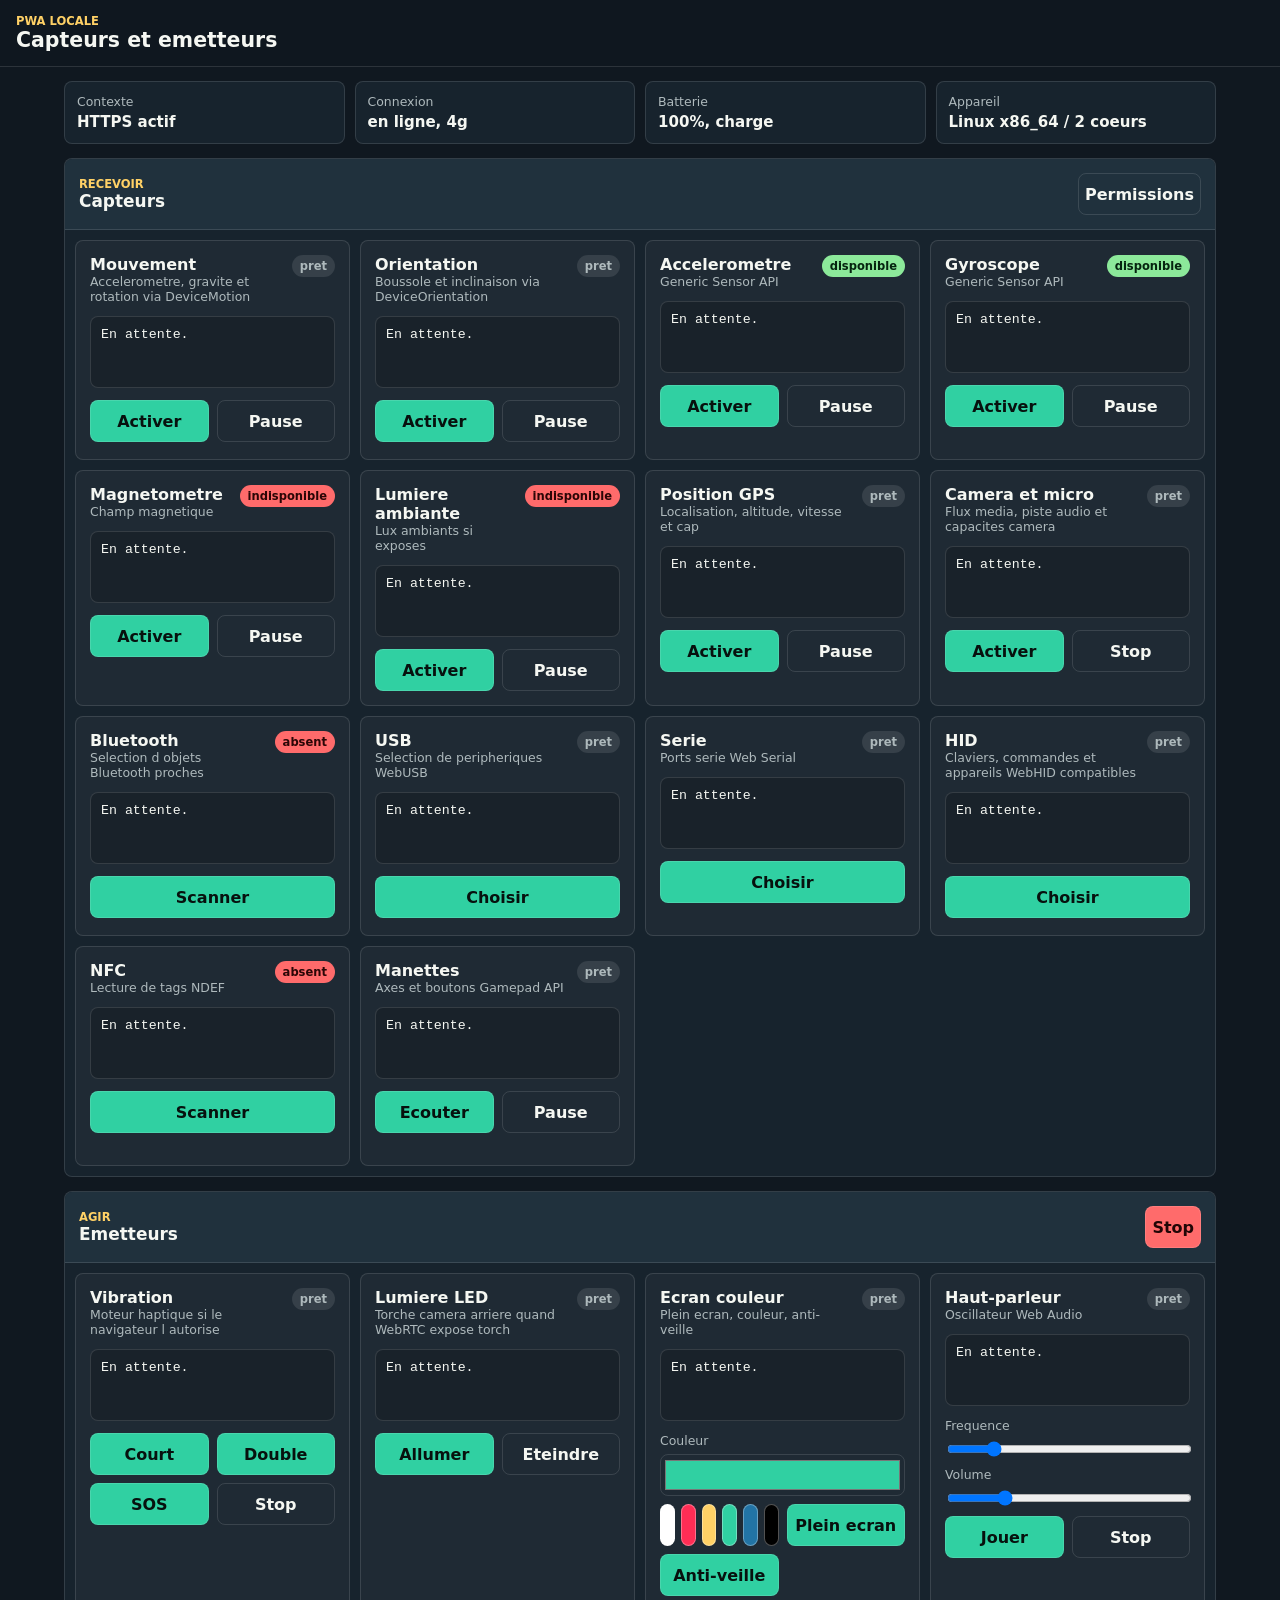
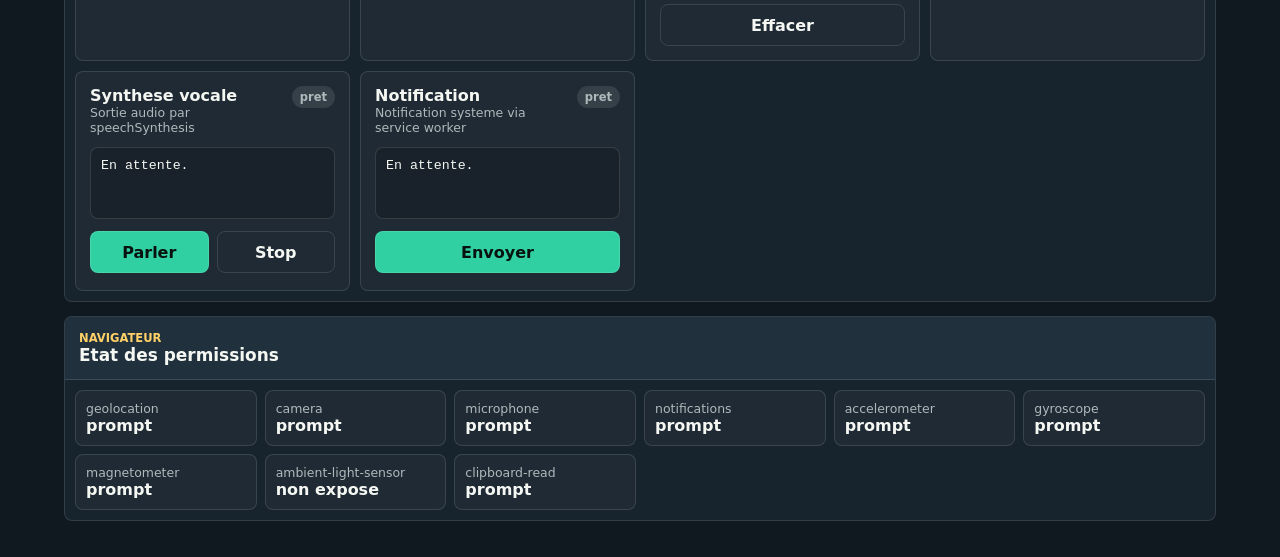
<file: Capteurs et émetteurs/index.html>
<!doctype html>
<html lang="fr">
<head>
  <meta charset="utf-8">
  <meta name="viewport" content="width=device-width, initial-scale=1, viewport-fit=cover">
  <meta name="theme-color" content="#101820">
  <meta name="color-scheme" content="dark light">
  <title>Capteurs et emetteurs</title>
  <link rel="manifest" href="manifest.webmanifest">
  <link rel="icon" href="icon.svg" type="image/svg+xml">
  <link rel="apple-touch-icon" href="icon.svg">
  <link rel="stylesheet" href="styles.css">
</head>
<body>
  <div id="colorEmitter" class="color-emitter" aria-hidden="true">
    <button id="closeColorEmitterBtn" class="color-close" aria-label="Fermer la couleur">×</button>
  </div>

  <header class="topbar">
    <div>
      <p class="eyebrow">PWA locale</p>
      <h1>Capteurs et emetteurs</h1>
    </div>
    <button id="installBtn" class="ghost" hidden>Installer</button>
  </header>

  <main>
    <section class="status-strip" aria-label="Etat general">
      <article>
        <span>Contexte</span>
        <strong id="secureStatus">Verification...</strong>
      </article>
      <article>
        <span>Connexion</span>
        <strong id="networkStatus">-</strong>
      </article>
      <article>
        <span>Batterie</span>
        <strong id="batteryStatus">-</strong>
      </article>
      <article>
        <span>Appareil</span>
        <strong id="deviceStatus">-</strong>
      </article>
    </section>

    <section class="panel">
      <div class="panel-head">
        <div>
          <p class="eyebrow">Recevoir</p>
          <h2>Capteurs</h2>
        </div>
        <button id="refreshPermissionsBtn" class="ghost">Permissions</button>
      </div>
      <div id="sensorGrid" class="grid"></div>
    </section>

    <section class="panel">
      <div class="panel-head">
        <div>
          <p class="eyebrow">Agir</p>
          <h2>Emetteurs</h2>
        </div>
        <button id="stopAllBtn" class="danger">Stop</button>
      </div>
      <div id="emitterGrid" class="grid"></div>
    </section>

    <section class="panel permissions-panel">
      <div class="panel-head">
        <div>
          <p class="eyebrow">Navigateur</p>
          <h2>Etat des permissions</h2>
        </div>
      </div>
      <div id="permissionList" class="permission-list"></div>
    </section>
  </main>

  <video id="cameraPreview" playsinline muted></video>
  <script src="app.js" defer></script>
</body>
</html>
</file>
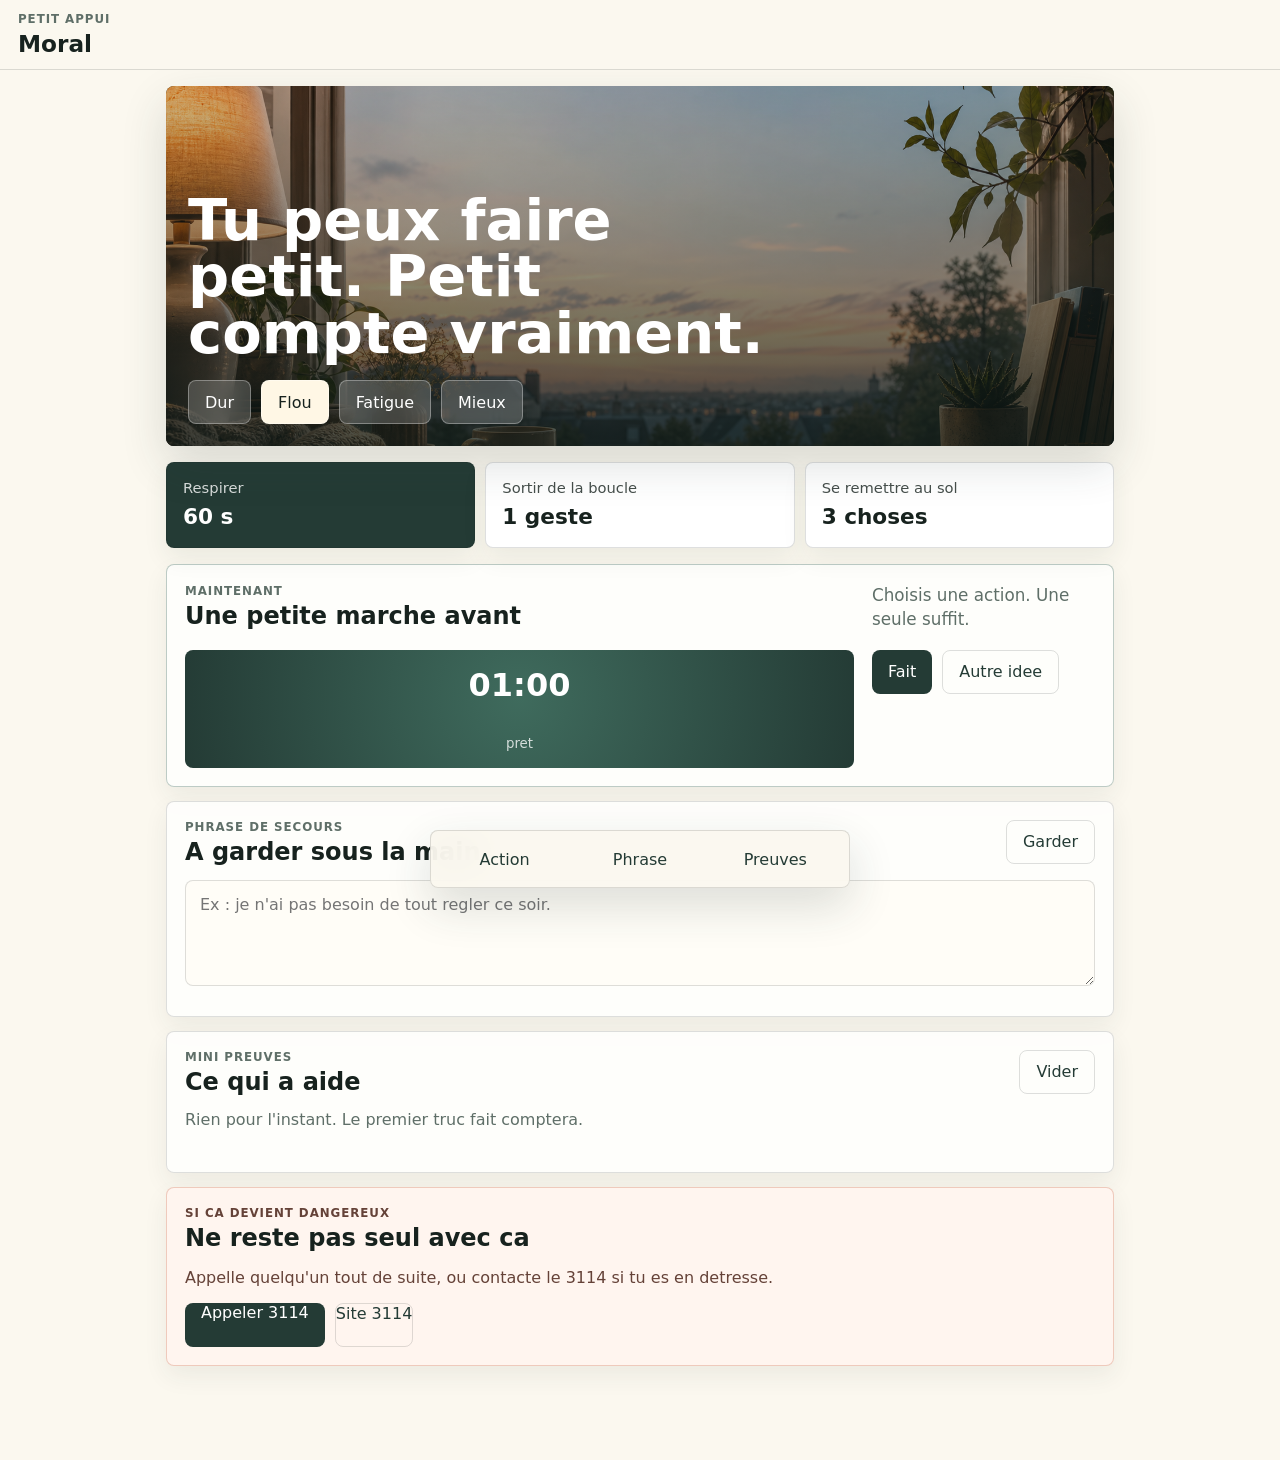
<file: Moral/index.html>
<!doctype html>
<html lang="fr">
<head>
  <meta charset="utf-8">
  <meta name="viewport" content="width=device-width, initial-scale=1, viewport-fit=cover">
  <meta name="theme-color" content="#243b35">
  <meta name="color-scheme" content="light">
  <title>Moral</title>
  <link rel="manifest" href="manifest.webmanifest">
  <link rel="icon" href="icon.svg" type="image/svg+xml">
  <link rel="apple-touch-icon" href="icon.svg">
  <link rel="stylesheet" href="styles.css">
</head>
<body>
  <header class="app-top">
    <div>
      <p class="eyebrow">Petit appui</p>
      <h1>Moral</h1>
    </div>
    <button id="installBtn" class="icon-btn" hidden aria-label="Installer l'application">+</button>
  </header>

  <main>
    <section class="hero" aria-label="Point de depart">
      <img src="hero.png" alt="">
      <div class="hero-content">
        <p id="todayLine">On commence petit.</p>
        <div class="mood-row" aria-label="Etat du moment">
          <button class="mood-btn" data-mood="dur">Dur</button>
          <button class="mood-btn" data-mood="flou">Flou</button>
          <button class="mood-btn" data-mood="fatigue">Fatigue</button>
          <button class="mood-btn" data-mood="mieux">Mieux</button>
        </div>
      </div>
    </section>

    <section class="quick-actions" aria-label="Actions rapides">
      <button id="breatheBtn" class="action primary">
        <span>Respirer</span>
        <strong>60 s</strong>
      </button>
      <button id="resetBtn" class="action">
        <span>Sortir de la boucle</span>
        <strong>1 geste</strong>
      </button>
      <button id="comfortBtn" class="action">
        <span>Se remettre au sol</span>
        <strong>3 choses</strong>
      </button>
    </section>

    <section id="focusPanel" class="panel focus-panel">
      <div>
        <p class="eyebrow">Maintenant</p>
        <h2 id="focusTitle">Une petite marche avant</h2>
      </div>
      <p id="focusText">Choisis une action. Une seule suffit.</p>
      <div class="timer" aria-live="polite">
        <span id="timerValue">01:00</span>
        <small id="timerCue">pret</small>
      </div>
      <div class="button-row">
        <button id="doneBtn">Fait</button>
        <button id="againBtn" class="ghost">Autre idee</button>
      </div>
    </section>

    <section class="panel">
      <div class="panel-head">
        <div>
          <p class="eyebrow">Phrase de secours</p>
          <h2>A garder sous la main</h2>
        </div>
        <button id="saveNoteBtn" class="ghost">Garder</button>
      </div>
      <textarea id="noteInput" rows="4" maxlength="220" placeholder="Ex : je n'ai pas besoin de tout regler ce soir."></textarea>
      <p id="savedNote" class="saved-note"></p>
    </section>

    <section class="panel">
      <div class="panel-head">
        <div>
          <p class="eyebrow">Mini preuves</p>
          <h2>Ce qui a aide</h2>
        </div>
        <button id="clearWinsBtn" class="ghost">Vider</button>
      </div>
      <ul id="winsList" class="wins-list"></ul>
    </section>

    <section class="panel urgent">
      <div>
        <p class="eyebrow">Si ca devient dangereux</p>
        <h2>Ne reste pas seul avec ca</h2>
      </div>
      <p>Appelle quelqu'un tout de suite, ou contacte le 3114 si tu es en detresse.</p>
      <div class="button-row">
        <a class="call-btn" href="tel:3114?oai_link_source=model_response_hotline">Appeler 3114</a>
        <a class="ghost link-btn" href="https://3114.fr/?oai_link_source=model_response_hotline">Site 3114</a>
      </div>
    </section>
  </main>

  <nav class="bottom-tabs" aria-label="Raccourcis">
    <button data-jump="focusPanel">Action</button>
    <button data-jump="noteInput">Phrase</button>
    <button data-jump="winsList">Preuves</button>
  </nav>

  <script src="app.js" defer></script>
</body>
</html>
</file>
<file: caisse-marche-v10/style.css>
@import url('https://fonts.googleapis.com/css2?family=DM+Sans:wght@400;500;600;700;800&family=Fraunces:opsz,wght@9..144,600;9..144,700&display=swap');
:root{--green:#173c2d;--green2:#24533e;--lime:#d9eb8a;--cream:#f6f6ee;--ink:#1e3027;--muted:#778379;--line:#e7e9de;--shadow:0 12px 34px #203b2610}*{box-sizing:border-box}body{margin:0;background:var(--cream);color:var(--ink);font-family:'DM Sans',sans-serif;font-size:15px;-webkit-tap-highlight-color:transparent}button,input{font:inherit}button{cursor:pointer}.topbar{height:74px;padding:0 max(22px,calc((100vw - 1160px)/2));display:flex;align-items:center;justify-content:space-between;background:var(--green);color:white}.brand{display:flex;align-items:center;gap:11px;color:white;text-decoration:none;font-weight:800;font-size:17px;line-height:1.05}.brand small{display:block;color:#d6e3d7;font-size:12px;font-weight:500;margin-top:4px}.brand-icon{display:grid;place-items:center;width:40px;height:40px;border-radius:14px;background:var(--lime);color:var(--green);font-size:23px}.etal-btn{display:flex;align-items:center;gap:7px;border:1px solid #ffffff38;background:#ffffff12;color:#fff;border-radius:13px;padding:10px 15px;font-weight:800;font-size:14px}.etal-btn span{font-size:20px;color:var(--lime);line-height:1}main{max-width:1160px;margin:0 auto;padding:40px 24px 60px}.hidden{display:none!important}.sale-heading{display:flex;justify-content:space-between;align-items:center;margin:0 0 27px}.eyebrow{font-size:10px;letter-spacing:.16em;font-weight:800;color:#778779;margin:0 0 8px}.sale-heading h1,.page-heading h1{font:700 36px 'Fraunces',serif;letter-spacing:-.04em;margin:0;color:var(--green)}.sale-heading h1 span{font-size:27px}.cash-status{display:flex;align-items:center;gap:8px;border-radius:22px;background:#e8efdc;padding:9px 13px;font-size:12px;font-weight:700;color:#315c3f}.cash-status i{width:8px;height:8px;background:#70a66b;border-radius:50%}.sale-layout{display:flex;flex-direction:column;gap:20px;align-items:stretch}.sale-main{order:1;width:100%}.basket-card{order:2;width:100%}.sale-main{display:grid;gap:18px}.card{border:1px solid #eceee5;background:white;border-radius:22px;box-shadow:var(--shadow);padding:22px}.step-title{display:flex;align-items:center;gap:13px;margin-bottom:20px}.step-title h2,.basket-heading h2,.list-heading h2{font:700 20px 'Fraunces',serif;color:var(--green);margin:0}.step-title p{margin:4px 0 0;color:var(--muted);font-size:12px}.step-number{display:grid;place-items:center;flex:none;width:34px;height:34px;border-radius:12px;background:#eef3df;color:#365d3e;font-weight:800}.product-grid{display:grid;grid-template-columns:repeat(4,minmax(0,1fr));gap:10px}.product-tile{overflow:hidden;padding:0;border:1px solid var(--line);background:white;border-radius:16px;text-align:left;color:var(--ink)}.product-tile:active{transform:scale(.97)}.product-tile.selected{border:2px solid var(--green2);box-shadow:0 0 0 3px #dce9ca}.tile-photo{height:92px;background:#f1f2e8;display:grid;place-items:center;font-size:30px;overflow:hidden}.tile-photo img{width:100%;height:100%;object-fit:cover}.tile-info{padding:9px 10px 11px}.tile-info b{display:block;font-size:12px;white-space:nowrap;overflow:hidden;text-overflow:ellipsis}.tile-info small{display:block;color:#4c7053;font-size:13px;font-weight:800;margin-top:5px;line-height:1.2}.empty-state{padding:20px;text-align:center;background:#f8f9f4;border-radius:16px}.empty-state>span{font-size:30px}.empty-state b{display:block;margin:8px 0 4px}.empty-state p{font-size:12px;color:var(--muted)}.text-btn{border:0;background:none;color:#3d6949;font-weight:700;padding:7px}.amount-entry{display:flex;align-items:center;gap:15px;margin:0 0 18px}.big-price,.cash-input,.price-input{height:64px;border:1.5px solid #e3e8da;border-radius:15px;background:#fbfcf8;display:flex;align-items:center;padding:0 16px}.big-price{flex:1}.big-price input,.cash-input input,.price-input input{min-width:0;width:100%;border:0;outline:0;background:transparent;color:var(--green);font-weight:800;font-size:32px}.big-price input::placeholder,.cash-input input::placeholder,.price-input input::placeholder{color:#bbc4ba;opacity:1}.big-price b{font-size:22px;color:#809084}.rounding-note{display:flex;align-items:center;gap:9px;font-size:11px;line-height:1.5;color:var(--muted)}.rounding-note>span:first-child{display:grid;place-items:center;width:30px;height:30px;border-radius:50%;background:#fff2df;color:#d47b28;font-weight:800;font-size:17px}.rounding-note b{color:var(--green);font-size:12px}.primary-btn{border:0;border-radius:13px;background:var(--green);color:white;font-weight:700;padding:15px 18px;min-height:50px}.primary-btn:disabled,.change-btn:disabled{opacity:.4;cursor:not-allowed}.full-btn{width:100%;display:flex;justify-content:space-between;align-items:center}.primary-btn span{font-size:20px;color:var(--lime)}.basket-card{position:static;padding:21px}.basket-heading{display:flex;justify-content:space-between;align-items:center;padding-bottom:17px;border-bottom:1px solid var(--line)}.basket-heading h2{font-size:23px}.count-pill{display:inline-grid;place-items:center;min-width:25px;height:24px;padding:0 7px;border-radius:20px;background:#eef3df;color:#416144;font:700 11px 'DM Sans',sans-serif;vertical-align:middle}.clear-btn{border:0;background:none;color:#9a6150;font-size:11px;font-weight:700}.cart-items{max-height:320px;overflow:auto}.basket-empty{padding:26px 0;text-align:center;color:#9aa49b;line-height:1.6;font-size:12px}.cart-row{display:grid;grid-template-columns:1fr auto;gap:4px 8px;padding:13px 0;border-bottom:1px solid #f0f1eb}.cart-row b{font-size:13px}.cart-row small{font-size:11px;color:var(--muted)}.row-controls{grid-column:1/-1;display:flex;align-items:center;justify-content:space-between;margin-top:3px}.qty-controls{display:flex;align-items:center;gap:10px}.qty-controls button,.remove-btn{border:1px solid var(--line);background:#fff;border-radius:9px;width:29px;height:29px;color:var(--green);font-size:17px}.remove-btn{color:#a66858}.basket-total{padding:18px 0;display:flex;justify-content:space-between;align-items:center;border-bottom:1px solid var(--line);font-size:13px}.basket-total b{font:700 23px 'Fraunces',serif;color:var(--green)}.payment{padding-top:17px}.payment label{font-size:12px;font-weight:700;display:block;margin-bottom:8px}.cash-input{height:52px;padding:0 13px;margin-bottom:10px}.cash-input input{font-size:22px}.cash-input b{color:var(--muted)}.change-btn{width:100%;border:0;border-radius:12px;background:#eaf0dd;color:#34523a;font-weight:800;padding:13px}.change-btn span{margin-left:10px;font-size:17px}.change-result{margin-top:14px;border-radius:15px;background:#edf4e6;padding:16px}.change-head{display:flex;justify-content:space-between;align-items:center;color:#36523b;font-size:12px;font-weight:700}.change-head strong{font:700 25px 'Fraunces',serif}.coin-list{display:flex;flex-wrap:wrap;gap:7px;margin-top:12px}.coin{display:grid;place-items:center}.coin-visual{padding:0;background:transparent;border:0;min-width:var(--coin-size);min-height:var(--coin-size)}.coin-icon{position:relative;display:grid;place-items:center;flex:none;width:var(--coin-size);height:var(--coin-size);border-radius:50%;padding:3px;box-shadow:inset 0 0 0 1px #ffffffa6,0 1px 2px #5e533544}.coin-icon:before{content:"";position:absolute;inset:2px;border:1px solid #ffffff9c;border-radius:50%;box-shadow:inset 0 0 0 1px #66552a33}.coin-face{position:relative;z-index:1;display:flex;width:100%;height:100%;flex-direction:column;align-items:center;justify-content:center;border-radius:50%;text-shadow:0 1px #ffffffa0;line-height:.95}.coin-face b{font:800 clamp(9px,calc(var(--coin-size)*.34),15px) Arial,sans-serif;letter-spacing:-.07em}.coin-face small{font:700 clamp(4px,calc(var(--coin-size)*.105),6px) Arial,sans-serif;letter-spacing:.03em;margin-top:2px}.coin-icon.bimetal-euro{border:2px solid #c79b31;background:linear-gradient(135deg,#f6da79,#bd8c26 55%,#f3d475)}.coin-icon.bimetal-euro .coin-face{background:radial-gradient(circle,#f6f7f4 0 53%,#d9dad5 54% 69%,#f1f1ec 70%)}.coin-icon.bimetal-euro.reverse{border-color:#d5d7d3;background:linear-gradient(135deg,#fafafa,#9b9d99 55%,#efefeb)}.coin-icon.bimetal-euro.reverse .coin-face{background:radial-gradient(circle,#efd171 0 52%,#cda946 53% 70%,#f4d978 71%)}.coin-icon.gold-cent{border:2px solid #bd922c;background:linear-gradient(135deg,#f5d36a,#b5831e 56%,#efcb5d)}.coin-icon.gold-cent .coin-face{background:radial-gradient(circle at 35% 28%,#ffeb9e,#e1b949 72%,#c28f23)}.coin-icon.copper-cent{border:2px solid #a85e36;background:linear-gradient(135deg,#f0a079,#a95331 56%,#e68b62)}.coin-icon.copper-cent .coin-face{background:radial-gradient(circle at 35% 28%,#f7bea0,#d77e56 70%,#b75e39)}.coin-icon.scalloped{clip-path:polygon(50% 0,61% 6%,73% 2%,80% 12%,92% 17%,90% 30%,100% 40%,96% 52%,100% 64%,90% 73%,88% 86%,74% 89%,65% 99%,52% 95%,40% 100%,31% 90%,17% 88%,14% 75%,3% 66%,8% 53%,0 42%,10% 31%,9% 18%,23% 14%,33% 4%)}.change-exact{color:#375b3d;font-size:13px;font-weight:700;margin:0}.page-heading{margin:0 0 22px}.back-btn{border:0;background:none;padding:0;color:#53725a;font-weight:700;margin-bottom:20px}.page-heading h1{margin-bottom:8px}.muted{margin:0;color:var(--muted);font-size:13px;line-height:1.5}.product-form{display:flex;flex-direction:column;gap:14px;padding:18px}.unit-choice{display:flex;align-items:center;gap:12px;color:#536558;font-size:12px;font-weight:800}.unit-choice select{flex:1;max-width:280px;height:42px;padding:0 11px;border:1px solid var(--line);border-radius:11px;background:#fff;color:var(--green);font-size:13px;font-weight:700}.flow-screen{text-align:center;padding:22px 16px}.flow-screen h2{font:700 24px 'Fraunces',serif;color:var(--green);margin:8px 0}.flow-screen .muted{margin:0 auto;max-width:350px}.flow-main-btn{display:flex;justify-content:center;align-items:center;gap:11px;width:min(100%,420px);margin:22px auto 0;min-height:64px;font-size:18px}.flow-main-btn span{font-size:24px}.flow-entry{display:grid;grid-template-columns:100px 1fr;gap:16px}.added-mark{display:grid;place-items:center;width:56px;height:56px;margin:0 auto 14px;border-radius:50%;background:#eaf1dc;color:#476845;font-size:30px;font-weight:800}.finish-flow-btn{display:block;width:min(100%,420px);margin:10px auto 0;border:1px solid #dce6d7;border-radius:13px;background:white;color:#35583c;font-weight:800;padding:14px;font-size:16px}.photo-picker{width:100px;height:100px;border-radius:16px;border:1px dashed #cdd7c9;background:#f6f8f1;display:grid;place-items:center;overflow:hidden;cursor:pointer;color:#61806a;text-align:center}.photo-picker span{font-size:24px}.photo-picker small{display:block;font-size:9px;font-weight:700;margin-top:6px}.photo-picker img{width:100%;height:100%;object-fit:cover}.form-fields{display:grid;grid-template-columns:1.2fr .8fr;gap:12px;align-content:center}.form-fields label{font-weight:700;font-size:11px;color:#536558}.form-fields input,.form-fields select{display:block;width:100%;height:43px;margin-top:7px;padding:0 11px;border:1px solid var(--line);border-radius:11px;outline:none;font-size:14px;color:var(--green);background:#fff}.form-fields select{font-size:12px;font-weight:600}.form-fields input:focus,.form-fields select:focus{border-color:#73946d;box-shadow:0 0 0 3px #e9f0df}.form-fields input:focus,.big-price:focus-within,.cash-input:focus-within{border-color:#73946d;box-shadow:0 0 0 3px #e9f0df}.unit{font-size:9px;color:#9aa49b;font-weight:500}.price-input{height:43px;padding:0 10px;margin-top:7px;border:1px solid var(--line);border-radius:11px}.price-input input{border:0;margin:0;padding:0;height:auto;font-size:15px}.price-input b{color:#778379}.flow-entry>.primary-btn,.flow-entry>.cancel-edit{grid-column:1/-1}.flow-entry>.primary-btn{min-height:50px;padding:11px 15px}.list-heading{display:flex;justify-content:space-between;align-items:center;margin:25px 2px 12px}.list-heading h2{font-size:21px}.setup-products{display:grid;gap:9px}.setup-row{display:flex;align-items:center;gap:11px;padding:9px 12px;border:1px solid var(--line);border-radius:14px;background:white}.setup-row img,.setup-placeholder{width:44px;height:44px;border-radius:11px;object-fit:cover;background:#f0f2e8;display:grid;place-items:center;font-size:20px}.setup-meta{flex:1;min-width:0}.edit-product{border:1px solid #dce6d7;background:#f4f7ef;color:#45684b;border-radius:9px;padding:8px 10px;font-size:10px;font-weight:800;white-space:nowrap}.cancel-edit{grid-column:1/-1;justify-self:center;padding:2px 10px 4px}.setup-meta b{display:block;font-size:13px}.setup-meta small{color:var(--muted);font-size:11px}.delete-product{border:0;background:#fbefea;color:#a36353;border-radius:9px;width:34px;height:34px;font-weight:700}.finish-btn{margin-top:18px}.setup-empty{padding:16px;text-align:center;color:var(--muted);font-size:12px;background:#fff;border:1px dashed var(--line);border-radius:13px}footer{padding:22px;text-align:center;color:#839084;font-size:11px}footer span{color:#6d915e}.toast{position:fixed;bottom:22px;left:50%;transform:translate(-50%,20px);background:#183c2e;color:white;border-radius:12px;padding:12px 18px;font-size:13px;font-weight:700;box-shadow:0 8px 28px #12251930;opacity:0;pointer-events:none;transition:.25s;z-index:10;white-space:nowrap}.toast.show{opacity:1;transform:translate(-50%,0)}
@media(max-width:760px){.topbar{height:64px;padding:0 17px}main{padding:27px 16px 35px}.sale-heading{align-items:flex-end;margin-bottom:18px}.sale-heading h1,.page-heading h1{font-size:31px}.cash-status{font-size:10px;padding:8px 10px}.sale-layout{grid-template-columns:1fr;gap:14px}.sale-main{gap:14px}.card{padding:17px;border-radius:19px}.product-grid{grid-template-columns:repeat(3,minmax(0,1fr));gap:8px}.tile-photo{height:78px}.tile-info{padding:8px}.tile-info b{font-size:11px}.tile-info small{font-size:11px;margin-top:4px}.step-title{margin-bottom:15px}.step-title h2{font-size:18px}.amount-entry{align-items:stretch;gap:9px;flex-direction:column}.big-price{height:59px;flex:auto}.big-price input{font-size:29px}.rounding-note{padding-left:3px}.basket-card{position:static}.cart-items{max-height:230px}.basket-card{padding:16px}.basket-empty{padding:15px}.product-form{padding:12px;gap:12px}.flow-entry{grid-template-columns:76px 1fr;gap:12px}.unit-choice{font-size:11px;gap:8px}.unit-choice select{max-width:none;min-width:0}.photo-picker{width:76px;height:76px}.form-fields{grid-template-columns:1fr;gap:7px}.form-fields label{font-size:10px}.form-fields input,.form-fields select{height:37px;margin-top:5px}.price-input{height:37px;margin-top:5px}.flow-entry>.primary-btn{min-height:46px}.page-heading{margin-bottom:16px}.back-btn{margin-bottom:14px}.list-heading{margin-top:21px}.toast{bottom:calc(15px + env(safe-area-inset-bottom));max-width:calc(100vw - 30px);white-space:normal;text-align:center}}@media(min-width:761px) and (max-width:960px){.product-grid{grid-template-columns:repeat(3,minmax(0,1fr))}.sale-layout{grid-template-columns:minmax(0,1fr)}}

.banknote{display:grid;place-items:center;position:relative;width:80px;height:45px;padding:3px;border-radius:5px;box-shadow:0 2px 3px #2e342c42;background:linear-gradient(135deg,var(--note-light),var(--note-main) 48%,var(--note-dark));transform:rotate(-2deg)}.banknote:nth-child(even){transform:rotate(2deg)}.banknote-frame{position:relative;display:flex;align-items:center;justify-content:space-between;width:100%;height:100%;border:1px solid #ffffff9c;border-radius:3px;padding:3px 5px;box-shadow:inset 0 0 0 1px #62584435;color:var(--note-ink);background:repeating-linear-gradient(135deg,#ffffff20 0 2px,#00000008 2px 4px)}.banknote-value{font:800 15px Georgia,serif;text-shadow:0 1px #ffffff8a}.banknote-center{position:absolute;left:50%;top:50%;transform:translate(-50%,-50%);display:flex;align-items:center;justify-content:center;flex-direction:column;width:30px;height:30px;border:1px solid #ffffff9c;border-radius:50%;background:radial-gradient(circle,#ffffffb5,#ffffff25);text-shadow:0 1px #ffffffb3}.banknote-center small{font:700 5px Arial,sans-serif;letter-spacing:.08em}.banknote-center b{font:700 14px Georgia,serif;line-height:1}.note-orange{width:92px;--note-light:#f9d29b;--note-main:#e8a04e;--note-dark:#c8772c;--note-ink:#744517}.note-blue{width:88px;--note-light:#b8deed;--note-main:#64a9ca;--note-dark:#32749f;--note-ink:#1e5876}.note-red{width:84px;--note-light:#f6c2b7;--note-main:#dd806a;--note-dark:#b75748;--note-ink:#77342e}.note-grey{width:80px;--note-light:#e5e1cf;--note-main:#b8b8a7;--note-dark:#888d80;--note-ink:#4d554a}

.active-stall-label{margin:-3px 0 8px;color:#59715c;font-size:12px;font-weight:700}.stall-manager{margin-bottom:14px;padding:18px}.stall-manager-head{display:flex;align-items:center;justify-content:space-between;gap:16px}.stall-manager-head label{display:block;color:#536558;font-size:12px;font-weight:800}.stall-manager-head input,.create-stall-label input{display:block;width:min(100%,420px);height:44px;margin-top:7px;padding:0 12px;border:1px solid var(--line);border-radius:11px;background:#fff;color:var(--green);font:700 15px 'DM Sans',sans-serif;outline:none}.stall-manager-head input:focus,.create-stall-label input:focus{border-color:#73946d;box-shadow:0 0 0 3px #e9f0df}.stall-mark{display:grid;place-items:center;width:42px;height:42px;border-radius:14px;background:#eef3df;color:#47704c;font-size:22px}.stall-actions{display:grid;grid-template-columns:1fr 1fr 1fr;gap:8px;margin-top:15px}.stall-actions button{min-height:46px;border-radius:11px;font-size:12px}.stall-actions .primary-btn{padding:10px}.stall-actions .primary-btn span{font-size:16px}.secondary-btn{border:1px solid #dce6d7;background:#f7f9f3;color:#35583c;font-weight:800;padding:10px}.stall-hint{margin:11px 0 0;color:var(--muted);font-size:11px;line-height:1.4}.stall-dialog{width:min(500px,calc(100vw - 28px));max-height:min(80dvh,700px);padding:22px;border:0;border-radius:22px;box-shadow:0 22px 70px #10221842;color:var(--ink)}.stall-dialog::backdrop{background:#10221878;backdrop-filter:blur(3px)}.dialog-heading{display:flex;align-items:flex-start;justify-content:space-between;gap:18px;margin-bottom:16px}.dialog-heading h2{margin:0;color:var(--green);font:700 24px 'Fraunces',serif}.close-dialog{width:36px;height:36px;border:0;border-radius:11px;background:#f0f2e9;color:var(--green);font-size:24px;line-height:1}.saved-stall-list{display:grid;gap:8px;max-height:48dvh;overflow:auto;margin-bottom:14px}.saved-stall-option{display:flex;align-items:center;justify-content:space-between;gap:12px;width:100%;padding:13px;border:1px solid var(--line);border-radius:13px;background:#fff;text-align:left;color:var(--ink)}.saved-stall-option.current{border-color:#a8bc91;background:#f5f8ef}.saved-stall-copy b,.saved-stall-copy small{display:block}.saved-stall-copy b{font-size:14px}.saved-stall-copy small{margin-top:3px;color:var(--muted);font-size:11px}.saved-stall-action{color:#3e6546;font-size:11px;font-weight:800;white-space:nowrap}.stall-dialog form{display:grid;gap:14px}.create-stall-label{font-size:12px;font-weight:800;color:#536558}.create-stall-label input{width:100%}
@media(max-width:600px){.stall-manager{padding:14px}.stall-actions{grid-template-columns:1fr 1fr}.stall-actions #save-stall{grid-column:1/-1}.stall-manager-head input{max-width:calc(100vw - 115px)}.stall-dialog{padding:18px}}

.stall-backup-actions{display:grid;grid-template-columns:1fr 1fr;gap:8px;margin-top:9px}.stall-backup-actions button{min-height:42px;border-radius:11px;font-size:12px}
@media(max-width:600px){.stall-backup-actions{grid-template-columns:1fr}}
</file>
<file: caisse-marche-v11/style.css>
@import url('https://fonts.googleapis.com/css2?family=DM+Sans:wght@400;500;600;700;800&family=Fraunces:opsz,wght@9..144,600;9..144,700&display=swap');
:root{--green:#173c2d;--green2:#24533e;--lime:#d9eb8a;--cream:#f6f6ee;--ink:#1e3027;--muted:#778379;--line:#e7e9de;--shadow:0 12px 34px #203b2610}*{box-sizing:border-box}body{margin:0;background:var(--cream);color:var(--ink);font-family:'DM Sans',sans-serif;font-size:15px;-webkit-tap-highlight-color:transparent}button,input{font:inherit}button{cursor:pointer}.topbar{height:74px;padding:0 max(22px,calc((100vw - 1160px)/2));display:flex;align-items:center;justify-content:space-between;background:var(--green);color:white}.brand{display:flex;align-items:center;gap:11px;color:white;text-decoration:none;font-weight:800;font-size:17px;line-height:1.05}.brand small{display:block;color:#d6e3d7;font-size:12px;font-weight:500;margin-top:4px}.brand-icon{display:grid;place-items:center;width:40px;height:40px;border-radius:14px;background:var(--lime);color:var(--green);font-size:23px}.etal-btn{display:flex;align-items:center;gap:7px;border:1px solid #ffffff38;background:#ffffff12;color:#fff;border-radius:13px;padding:10px 15px;font-weight:800;font-size:14px}.etal-btn span{font-size:20px;color:var(--lime);line-height:1}main{max-width:1160px;margin:0 auto;padding:40px 24px 60px}.hidden{display:none!important}.sale-heading{display:flex;justify-content:space-between;align-items:center;margin:0 0 27px}.eyebrow{font-size:10px;letter-spacing:.16em;font-weight:800;color:#778779;margin:0 0 8px}.sale-heading h1,.page-heading h1{font:700 36px 'Fraunces',serif;letter-spacing:-.04em;margin:0;color:var(--green)}.sale-heading h1 span{font-size:27px}.cash-status{display:flex;align-items:center;gap:8px;border-radius:22px;background:#e8efdc;padding:9px 13px;font-size:12px;font-weight:700;color:#315c3f}.cash-status i{width:8px;height:8px;background:#70a66b;border-radius:50%}.sale-layout{display:flex;flex-direction:column;gap:20px;align-items:stretch}.sale-main{order:1;width:100%}.basket-card{order:2;width:100%}.sale-main{display:grid;gap:18px}.card{border:1px solid #eceee5;background:white;border-radius:22px;box-shadow:var(--shadow);padding:22px}.step-title{display:flex;align-items:center;gap:13px;margin-bottom:20px}.step-title h2,.basket-heading h2,.list-heading h2{font:700 20px 'Fraunces',serif;color:var(--green);margin:0}.step-title p{margin:4px 0 0;color:var(--muted);font-size:12px}.step-number{display:grid;place-items:center;flex:none;width:34px;height:34px;border-radius:12px;background:#eef3df;color:#365d3e;font-weight:800}.product-grid{display:grid;grid-template-columns:repeat(4,minmax(0,1fr));gap:10px}.product-tile{overflow:hidden;padding:0;border:1px solid var(--line);background:white;border-radius:16px;text-align:left;color:var(--ink)}.product-tile:active{transform:scale(.97)}.product-tile.selected{border:2px solid var(--green2);box-shadow:0 0 0 3px #dce9ca}.tile-photo{height:92px;background:#f1f2e8;display:grid;place-items:center;font-size:30px;overflow:hidden}.tile-photo img{width:100%;height:100%;object-fit:cover}.tile-info{padding:9px 10px 11px}.tile-info b{display:block;font-size:12px;white-space:nowrap;overflow:hidden;text-overflow:ellipsis}.tile-info small{display:block;color:#4c7053;font-size:13px;font-weight:800;margin-top:5px;line-height:1.2}.empty-state{padding:20px;text-align:center;background:#f8f9f4;border-radius:16px}.empty-state>span{font-size:30px}.empty-state b{display:block;margin:8px 0 4px}.empty-state p{font-size:12px;color:var(--muted)}.text-btn{border:0;background:none;color:#3d6949;font-weight:700;padding:7px}.amount-entry{display:flex;align-items:center;gap:15px;margin:0 0 18px}.big-price,.cash-input,.price-input{height:64px;border:1.5px solid #e3e8da;border-radius:15px;background:#fbfcf8;display:flex;align-items:center;padding:0 16px}.big-price{flex:1}.big-price input,.cash-input input,.price-input input{min-width:0;width:100%;border:0;outline:0;background:transparent;color:var(--green);font-weight:800;font-size:32px}.big-price input::placeholder,.cash-input input::placeholder,.price-input input::placeholder{color:#bbc4ba;opacity:1}.big-price b{font-size:22px;color:#809084}.rounding-note{display:flex;align-items:center;gap:9px;font-size:11px;line-height:1.5;color:var(--muted)}.rounding-note>span:first-child{display:grid;place-items:center;width:30px;height:30px;border-radius:50%;background:#fff2df;color:#d47b28;font-weight:800;font-size:17px}.rounding-note b{color:var(--green);font-size:12px}.primary-btn{border:0;border-radius:13px;background:var(--green);color:white;font-weight:700;padding:15px 18px;min-height:50px}.primary-btn:disabled,.change-btn:disabled{opacity:.4;cursor:not-allowed}.full-btn{width:100%;display:flex;justify-content:space-between;align-items:center}.primary-btn span{font-size:20px;color:var(--lime)}.basket-card{position:static;padding:21px}.basket-heading{display:flex;justify-content:space-between;align-items:center;padding-bottom:17px;border-bottom:1px solid var(--line)}.basket-heading h2{font-size:23px}.count-pill{display:inline-grid;place-items:center;min-width:25px;height:24px;padding:0 7px;border-radius:20px;background:#eef3df;color:#416144;font:700 11px 'DM Sans',sans-serif;vertical-align:middle}.clear-btn{border:0;background:none;color:#9a6150;font-size:11px;font-weight:700}.cart-items{max-height:320px;overflow:auto}.basket-empty{padding:26px 0;text-align:center;color:#9aa49b;line-height:1.6;font-size:12px}.cart-row{display:grid;grid-template-columns:1fr auto;gap:4px 8px;padding:13px 0;border-bottom:1px solid #f0f1eb}.cart-row b{font-size:13px}.cart-row small{font-size:11px;color:var(--muted)}.row-controls{grid-column:1/-1;display:flex;align-items:center;justify-content:space-between;margin-top:3px}.qty-controls{display:flex;align-items:center;gap:10px}.qty-controls button,.remove-btn{border:1px solid var(--line);background:#fff;border-radius:9px;width:29px;height:29px;color:var(--green);font-size:17px}.remove-btn{color:#a66858}.basket-total{padding:18px 0;display:flex;justify-content:space-between;align-items:center;border-bottom:1px solid var(--line);font-size:13px}.basket-total b{font:700 23px 'Fraunces',serif;color:var(--green)}.payment{padding-top:17px}.payment label{font-size:12px;font-weight:700;display:block;margin-bottom:8px}.cash-input{height:52px;padding:0 13px;margin-bottom:10px}.cash-input input{font-size:22px}.cash-input b{color:var(--muted)}.change-btn{width:100%;border:0;border-radius:12px;background:#eaf0dd;color:#34523a;font-weight:800;padding:13px}.change-btn span{margin-left:10px;font-size:17px}.change-result{margin-top:14px;border-radius:15px;background:#edf4e6;padding:16px}.change-head{display:flex;justify-content:space-between;align-items:center;color:#36523b;font-size:12px;font-weight:700}.change-head strong{font:700 25px 'Fraunces',serif}.coin-list{display:flex;flex-wrap:wrap;gap:7px;margin-top:12px}.coin{display:grid;place-items:center}.coin-visual{padding:0;background:transparent;border:0;min-width:var(--coin-size);min-height:var(--coin-size)}.coin-icon{position:relative;display:grid;place-items:center;flex:none;width:var(--coin-size);height:var(--coin-size);border-radius:50%;padding:3px;box-shadow:inset 0 0 0 1px #ffffffa6,0 1px 2px #5e533544}.coin-icon:before{content:"";position:absolute;inset:2px;border:1px solid #ffffff9c;border-radius:50%;box-shadow:inset 0 0 0 1px #66552a33}.coin-face{position:relative;z-index:1;display:flex;width:100%;height:100%;flex-direction:column;align-items:center;justify-content:center;border-radius:50%;text-shadow:0 1px #ffffffa0;line-height:.95}.coin-face b{font:800 clamp(9px,calc(var(--coin-size)*.34),15px) Arial,sans-serif;letter-spacing:-.07em}.coin-face small{font:700 clamp(4px,calc(var(--coin-size)*.105),6px) Arial,sans-serif;letter-spacing:.03em;margin-top:2px}.coin-icon.bimetal-euro{border:2px solid #c79b31;background:linear-gradient(135deg,#f6da79,#bd8c26 55%,#f3d475)}.coin-icon.bimetal-euro .coin-face{background:radial-gradient(circle,#f6f7f4 0 53%,#d9dad5 54% 69%,#f1f1ec 70%)}.coin-icon.bimetal-euro.reverse{border-color:#d5d7d3;background:linear-gradient(135deg,#fafafa,#9b9d99 55%,#efefeb)}.coin-icon.bimetal-euro.reverse .coin-face{background:radial-gradient(circle,#efd171 0 52%,#cda946 53% 70%,#f4d978 71%)}.coin-icon.gold-cent{border:2px solid #bd922c;background:linear-gradient(135deg,#f5d36a,#b5831e 56%,#efcb5d)}.coin-icon.gold-cent .coin-face{background:radial-gradient(circle at 35% 28%,#ffeb9e,#e1b949 72%,#c28f23)}.coin-icon.copper-cent{border:2px solid #a85e36;background:linear-gradient(135deg,#f0a079,#a95331 56%,#e68b62)}.coin-icon.copper-cent .coin-face{background:radial-gradient(circle at 35% 28%,#f7bea0,#d77e56 70%,#b75e39)}.coin-icon.scalloped{clip-path:polygon(50% 0,61% 6%,73% 2%,80% 12%,92% 17%,90% 30%,100% 40%,96% 52%,100% 64%,90% 73%,88% 86%,74% 89%,65% 99%,52% 95%,40% 100%,31% 90%,17% 88%,14% 75%,3% 66%,8% 53%,0 42%,10% 31%,9% 18%,23% 14%,33% 4%)}.change-exact{color:#375b3d;font-size:13px;font-weight:700;margin:0}.page-heading{margin:0 0 22px}.back-btn{border:0;background:none;padding:0;color:#53725a;font-weight:700;margin-bottom:20px}.page-heading h1{margin-bottom:8px}.muted{margin:0;color:var(--muted);font-size:13px;line-height:1.5}.product-form{display:flex;flex-direction:column;gap:14px;padding:18px}.unit-choice{display:flex;align-items:center;gap:12px;color:#536558;font-size:12px;font-weight:800}.unit-choice select{flex:1;max-width:280px;height:42px;padding:0 11px;border:1px solid var(--line);border-radius:11px;background:#fff;color:var(--green);font-size:13px;font-weight:700}.flow-screen{text-align:center;padding:22px 16px}.flow-screen h2{font:700 24px 'Fraunces',serif;color:var(--green);margin:8px 0}.flow-screen .muted{margin:0 auto;max-width:350px}.flow-main-btn{display:flex;justify-content:center;align-items:center;gap:11px;width:min(100%,420px);margin:22px auto 0;min-height:64px;font-size:18px}.flow-main-btn span{font-size:24px}.flow-entry{display:grid;grid-template-columns:100px 1fr;gap:16px}.added-mark{display:grid;place-items:center;width:56px;height:56px;margin:0 auto 14px;border-radius:50%;background:#eaf1dc;color:#476845;font-size:30px;font-weight:800}.finish-flow-btn{display:block;width:min(100%,420px);margin:10px auto 0;border:1px solid #dce6d7;border-radius:13px;background:white;color:#35583c;font-weight:800;padding:14px;font-size:16px}.photo-picker{width:100px;height:100px;border-radius:16px;border:1px dashed #cdd7c9;background:#f6f8f1;display:grid;place-items:center;overflow:hidden;cursor:pointer;color:#61806a;text-align:center}.photo-picker span{font-size:24px}.photo-picker small{display:block;font-size:9px;font-weight:700;margin-top:6px}.photo-picker img{width:100%;height:100%;object-fit:cover}.form-fields{display:grid;grid-template-columns:1.2fr .8fr;gap:12px;align-content:center}.form-fields label{font-weight:700;font-size:11px;color:#536558}.form-fields input,.form-fields select{display:block;width:100%;height:43px;margin-top:7px;padding:0 11px;border:1px solid var(--line);border-radius:11px;outline:none;font-size:14px;color:var(--green);background:#fff}.form-fields select{font-size:12px;font-weight:600}.form-fields input:focus,.form-fields select:focus{border-color:#73946d;box-shadow:0 0 0 3px #e9f0df}.form-fields input:focus,.big-price:focus-within,.cash-input:focus-within{border-color:#73946d;box-shadow:0 0 0 3px #e9f0df}.unit{font-size:9px;color:#9aa49b;font-weight:500}.price-input{height:43px;padding:0 10px;margin-top:7px;border:1px solid var(--line);border-radius:11px}.price-input input{border:0;margin:0;padding:0;height:auto;font-size:15px}.price-input b{color:#778379}.flow-entry>.primary-btn,.flow-entry>.cancel-edit{grid-column:1/-1}.flow-entry>.primary-btn{min-height:50px;padding:11px 15px}.list-heading{display:flex;justify-content:space-between;align-items:center;margin:25px 2px 12px}.list-heading h2{font-size:21px}.setup-products{display:grid;gap:9px}.setup-row{display:flex;align-items:center;gap:11px;padding:9px 12px;border:1px solid var(--line);border-radius:14px;background:white}.setup-row img,.setup-placeholder{width:44px;height:44px;border-radius:11px;object-fit:cover;background:#f0f2e8;display:grid;place-items:center;font-size:20px}.setup-meta{flex:1;min-width:0}.edit-product{border:1px solid #dce6d7;background:#f4f7ef;color:#45684b;border-radius:9px;padding:8px 10px;font-size:10px;font-weight:800;white-space:nowrap}.cancel-edit{grid-column:1/-1;justify-self:center;padding:2px 10px 4px}.setup-meta b{display:block;font-size:13px}.setup-meta small{color:var(--muted);font-size:11px}.delete-product{border:0;background:#fbefea;color:#a36353;border-radius:9px;width:34px;height:34px;font-weight:700}.finish-btn{margin-top:18px}.setup-empty{padding:16px;text-align:center;color:var(--muted);font-size:12px;background:#fff;border:1px dashed var(--line);border-radius:13px}footer{padding:22px;text-align:center;color:#839084;font-size:11px}footer span{color:#6d915e}.toast{position:fixed;bottom:22px;left:50%;transform:translate(-50%,20px);background:#183c2e;color:white;border-radius:12px;padding:12px 18px;font-size:13px;font-weight:700;box-shadow:0 8px 28px #12251930;opacity:0;pointer-events:none;transition:.25s;z-index:10;white-space:nowrap}.toast.show{opacity:1;transform:translate(-50%,0)}
@media(max-width:760px){.topbar{height:64px;padding:0 17px}main{padding:27px 16px 35px}.sale-heading{align-items:flex-end;margin-bottom:18px}.sale-heading h1,.page-heading h1{font-size:31px}.cash-status{font-size:10px;padding:8px 10px}.sale-layout{grid-template-columns:1fr;gap:14px}.sale-main{gap:14px}.card{padding:17px;border-radius:19px}.product-grid{grid-template-columns:repeat(3,minmax(0,1fr));gap:8px}.tile-photo{height:78px}.tile-info{padding:8px}.tile-info b{font-size:11px}.tile-info small{font-size:11px;margin-top:4px}.step-title{margin-bottom:15px}.step-title h2{font-size:18px}.amount-entry{align-items:stretch;gap:9px;flex-direction:column}.big-price{height:59px;flex:auto}.big-price input{font-size:29px}.rounding-note{padding-left:3px}.basket-card{position:static}.cart-items{max-height:230px}.basket-card{padding:16px}.basket-empty{padding:15px}.product-form{padding:12px;gap:12px}.flow-entry{grid-template-columns:76px 1fr;gap:12px}.unit-choice{font-size:11px;gap:8px}.unit-choice select{max-width:none;min-width:0}.photo-picker{width:76px;height:76px}.form-fields{grid-template-columns:1fr;gap:7px}.form-fields label{font-size:10px}.form-fields input,.form-fields select{height:37px;margin-top:5px}.price-input{height:37px;margin-top:5px}.flow-entry>.primary-btn{min-height:46px}.page-heading{margin-bottom:16px}.back-btn{margin-bottom:14px}.list-heading{margin-top:21px}.toast{bottom:calc(15px + env(safe-area-inset-bottom));max-width:calc(100vw - 30px);white-space:normal;text-align:center}}@media(min-width:761px) and (max-width:960px){.product-grid{grid-template-columns:repeat(3,minmax(0,1fr))}.sale-layout{grid-template-columns:minmax(0,1fr)}}

.banknote{display:grid;place-items:center;position:relative;width:80px;height:45px;padding:3px;border-radius:5px;box-shadow:0 2px 3px #2e342c42;background:linear-gradient(135deg,var(--note-light),var(--note-main) 48%,var(--note-dark));transform:rotate(-2deg)}.banknote:nth-child(even){transform:rotate(2deg)}.banknote-frame{position:relative;display:flex;align-items:center;justify-content:space-between;width:100%;height:100%;border:1px solid #ffffff9c;border-radius:3px;padding:3px 5px;box-shadow:inset 0 0 0 1px #62584435;color:var(--note-ink);background:repeating-linear-gradient(135deg,#ffffff20 0 2px,#00000008 2px 4px)}.banknote-value{font:800 15px Georgia,serif;text-shadow:0 1px #ffffff8a}.banknote-center{position:absolute;left:50%;top:50%;transform:translate(-50%,-50%);display:flex;align-items:center;justify-content:center;flex-direction:column;width:30px;height:30px;border:1px solid #ffffff9c;border-radius:50%;background:radial-gradient(circle,#ffffffb5,#ffffff25);text-shadow:0 1px #ffffffb3}.banknote-center small{font:700 5px Arial,sans-serif;letter-spacing:.08em}.banknote-center b{font:700 14px Georgia,serif;line-height:1}.note-orange{width:92px;--note-light:#f9d29b;--note-main:#e8a04e;--note-dark:#c8772c;--note-ink:#744517}.note-blue{width:88px;--note-light:#b8deed;--note-main:#64a9ca;--note-dark:#32749f;--note-ink:#1e5876}.note-red{width:84px;--note-light:#f6c2b7;--note-main:#dd806a;--note-dark:#b75748;--note-ink:#77342e}.note-grey{width:80px;--note-light:#e5e1cf;--note-main:#b8b8a7;--note-dark:#888d80;--note-ink:#4d554a}

.active-stall-label{margin:-3px 0 8px;color:#59715c;font-size:12px;font-weight:700}.stall-manager{margin-bottom:14px;padding:18px}.stall-manager-head{display:flex;align-items:center;justify-content:space-between;gap:16px}.stall-manager-head label{display:block;color:#536558;font-size:12px;font-weight:800}.stall-manager-head input,.create-stall-label input{display:block;width:min(100%,420px);height:44px;margin-top:7px;padding:0 12px;border:1px solid var(--line);border-radius:11px;background:#fff;color:var(--green);font:700 15px 'DM Sans',sans-serif;outline:none}.stall-manager-head input:focus,.create-stall-label input:focus{border-color:#73946d;box-shadow:0 0 0 3px #e9f0df}.stall-mark{display:grid;place-items:center;width:42px;height:42px;border-radius:14px;background:#eef3df;color:#47704c;font-size:22px}.stall-actions{display:grid;grid-template-columns:1fr 1fr 1fr;gap:8px;margin-top:15px}.stall-actions button{min-height:46px;border-radius:11px;font-size:12px}.stall-actions .primary-btn{padding:10px}.stall-actions .primary-btn span{font-size:16px}.secondary-btn{border:1px solid #dce6d7;background:#f7f9f3;color:#35583c;font-weight:800;padding:10px}.stall-hint{margin:11px 0 0;color:var(--muted);font-size:11px;line-height:1.4}.stall-dialog{width:min(500px,calc(100vw - 28px));max-height:min(80dvh,700px);padding:22px;border:0;border-radius:22px;box-shadow:0 22px 70px #10221842;color:var(--ink)}.stall-dialog::backdrop{background:#10221878;backdrop-filter:blur(3px)}.dialog-heading{display:flex;align-items:flex-start;justify-content:space-between;gap:18px;margin-bottom:16px}.dialog-heading h2{margin:0;color:var(--green);font:700 24px 'Fraunces',serif}.close-dialog{width:36px;height:36px;border:0;border-radius:11px;background:#f0f2e9;color:var(--green);font-size:24px;line-height:1}.saved-stall-list{display:grid;gap:8px;max-height:48dvh;overflow:auto;margin-bottom:14px}.saved-stall-option{display:flex;align-items:center;justify-content:space-between;gap:12px;width:100%;padding:13px;border:1px solid var(--line);border-radius:13px;background:#fff;text-align:left;color:var(--ink)}.saved-stall-option.current{border-color:#a8bc91;background:#f5f8ef}.saved-stall-copy b,.saved-stall-copy small{display:block}.saved-stall-copy b{font-size:14px}.saved-stall-copy small{margin-top:3px;color:var(--muted);font-size:11px}.saved-stall-action{color:#3e6546;font-size:11px;font-weight:800;white-space:nowrap}.stall-dialog form{display:grid;gap:14px}.create-stall-label{font-size:12px;font-weight:800;color:#536558}.create-stall-label input{width:100%}
@media(max-width:600px){.stall-manager{padding:14px}.stall-actions{grid-template-columns:1fr 1fr}.stall-actions #save-stall{grid-column:1/-1}.stall-manager-head input{max-width:calc(100vw - 115px)}.stall-dialog{padding:18px}}

.stall-backup-actions{display:grid;grid-template-columns:1fr 1fr;gap:8px;margin-top:9px}.stall-backup-actions button{min-height:42px;border-radius:11px;font-size:12px}
@media(max-width:600px){.stall-backup-actions{grid-template-columns:1fr}}
.topbar-actions{display:flex;align-items:center;gap:8px}.report-btn{border:1px solid #ffffff38;background:#ffffff12;color:white;border-radius:13px;padding:10px 14px;font-weight:800;font-size:13px}.report-dialog{max-height:88dvh;overflow:auto}.report-date-label{display:block;color:#536558;font-size:12px;font-weight:800}.report-date-label input{display:block;width:100%;height:44px;margin-top:7px;padding:0 12px;border:1px solid var(--line);border-radius:11px;background:#fff;color:var(--green);font:700 15px 'DM Sans',sans-serif}.report-summary{display:grid;grid-template-columns:1fr 1fr;gap:9px;margin:15px 0}.report-stat{padding:13px;border-radius:14px;background:#f3f6ec}.report-stat small,.report-stat b{display:block}.report-stat small{color:var(--muted);font-size:11px}.report-stat b{margin-top:3px;color:var(--green);font-size:20px}.report-products{display:grid;gap:7px}.report-product{display:flex;justify-content:space-between;gap:12px;padding:11px 12px;border:1px solid var(--line);border-radius:12px;background:#fff}.report-product b,.report-product small{display:block}.report-product small{margin-top:3px;color:var(--muted);font-size:11px}.report-product-total{align-self:center;white-space:nowrap;font-weight:800;color:var(--green)}.report-empty{margin:16px 0;padding:18px;border-radius:14px;background:#f6f7f2;color:var(--muted);text-align:center;font-size:13px}.report-receipts{margin-top:16px;padding-top:12px;border-top:1px solid var(--line);color:var(--muted);font-size:11px}.finish-sale{margin-top:12px;min-height:52px}.finish-sale.hidden{display:none!important}@media(max-width:600px){.report-btn{padding:9px 11px;font-size:12px}.topbar-actions{gap:6px}.report-stat b{font-size:18px}}
</file>
<file: caisse-marche-v2/style.css>
@import url('https://fonts.googleapis.com/css2?family=DM+Sans:wght@400;500;600;700;800&family=Fraunces:opsz,wght@9..144,600;9..144,700&display=swap');
:root{--green:#173c2d;--green2:#24533e;--lime:#d9eb8a;--cream:#f6f6ee;--ink:#1e3027;--muted:#778379;--line:#e7e9de;--shadow:0 12px 34px #203b2610}*{box-sizing:border-box}body{margin:0;background:var(--cream);color:var(--ink);font-family:'DM Sans',sans-serif;font-size:15px;-webkit-tap-highlight-color:transparent}button,input{font:inherit}button{cursor:pointer}.topbar{height:74px;padding:0 max(22px,calc((100vw - 1160px)/2));display:flex;align-items:center;justify-content:space-between;background:var(--green);color:white}.brand{display:flex;align-items:center;gap:11px;color:white;text-decoration:none;font-weight:800;font-size:17px;line-height:1.05}.brand small{display:block;color:#d6e3d7;font-size:12px;font-weight:500;margin-top:4px}.brand-icon{display:grid;place-items:center;width:40px;height:40px;border-radius:14px;background:var(--lime);color:var(--green);font-size:23px}.etal-btn{display:flex;align-items:center;gap:7px;border:1px solid #ffffff38;background:#ffffff12;color:#fff;border-radius:13px;padding:10px 15px;font-weight:800;font-size:14px}.etal-btn span{font-size:20px;color:var(--lime);line-height:1}main{max-width:1160px;margin:0 auto;padding:40px 24px 60px}.hidden{display:none!important}.sale-heading{display:flex;justify-content:space-between;align-items:center;margin:0 0 27px}.eyebrow{font-size:10px;letter-spacing:.16em;font-weight:800;color:#778779;margin:0 0 8px}.sale-heading h1,.page-heading h1{font:700 36px 'Fraunces',serif;letter-spacing:-.04em;margin:0;color:var(--green)}.sale-heading h1 span{font-size:27px}.cash-status{display:flex;align-items:center;gap:8px;border-radius:22px;background:#e8efdc;padding:9px 13px;font-size:12px;font-weight:700;color:#315c3f}.cash-status i{width:8px;height:8px;background:#70a66b;border-radius:50%}.sale-layout{display:grid;grid-template-columns:minmax(0,1fr);gap:20px;align-items:start}.sale-main{display:grid;gap:18px}.card{border:1px solid #eceee5;background:white;border-radius:22px;box-shadow:var(--shadow);padding:22px}.step-title{display:flex;align-items:center;gap:13px;margin-bottom:20px}.step-title h2,.basket-heading h2,.list-heading h2{font:700 20px 'Fraunces',serif;color:var(--green);margin:0}.step-title p{margin:4px 0 0;color:var(--muted);font-size:12px}.step-number{display:grid;place-items:center;flex:none;width:34px;height:34px;border-radius:12px;background:#eef3df;color:#365d3e;font-weight:800}.product-grid{display:grid;grid-template-columns:repeat(4,minmax(0,1fr));gap:10px}.product-tile{overflow:hidden;padding:0;border:1px solid var(--line);background:white;border-radius:16px;text-align:left;color:var(--ink)}.product-tile:active{transform:scale(.97)}.product-tile.selected{border:2px solid var(--green2);box-shadow:0 0 0 3px #dce9ca}.tile-photo{height:92px;background:#f1f2e8;display:grid;place-items:center;font-size:30px;overflow:hidden}.tile-photo img{width:100%;height:100%;object-fit:cover}.tile-info{padding:9px 10px 11px}.tile-info b{display:block;font-size:12px;white-space:nowrap;overflow:hidden;text-overflow:ellipsis}.tile-info small{display:block;color:#4c7053;font-size:13px;font-weight:800;margin-top:5px;line-height:1.2}.empty-state{padding:20px;text-align:center;background:#f8f9f4;border-radius:16px}.empty-state>span{font-size:30px}.empty-state b{display:block;margin:8px 0 4px}.empty-state p{font-size:12px;color:var(--muted)}.text-btn{border:0;background:none;color:#3d6949;font-weight:700;padding:7px}.amount-entry{display:flex;align-items:center;gap:15px;margin:0 0 18px}.big-price,.cash-input,.price-input{height:64px;border:1.5px solid #e3e8da;border-radius:15px;background:#fbfcf8;display:flex;align-items:center;padding:0 16px}.big-price{flex:1}.big-price input,.cash-input input,.price-input input{min-width:0;width:100%;border:0;outline:0;background:transparent;color:var(--green);font-weight:800;font-size:32px}.big-price input::placeholder,.cash-input input::placeholder,.price-input input::placeholder{color:#bbc4ba;opacity:1}.big-price b{font-size:22px;color:#809084}.rounding-note{display:flex;align-items:center;gap:9px;font-size:11px;line-height:1.5;color:var(--muted)}.rounding-note>span:first-child{display:grid;place-items:center;width:30px;height:30px;border-radius:50%;background:#fff2df;color:#d47b28;font-weight:800;font-size:17px}.rounding-note b{color:var(--green);font-size:12px}.primary-btn{border:0;border-radius:13px;background:var(--green);color:white;font-weight:700;padding:15px 18px;min-height:50px}.primary-btn:disabled,.change-btn:disabled{opacity:.4;cursor:not-allowed}.full-btn{width:100%;display:flex;justify-content:space-between;align-items:center}.primary-btn span{font-size:20px;color:var(--lime)}.basket-card{position:static;padding:21px}.basket-heading{display:flex;justify-content:space-between;align-items:center;padding-bottom:17px;border-bottom:1px solid var(--line)}.basket-heading h2{font-size:23px}.count-pill{display:inline-grid;place-items:center;min-width:25px;height:24px;padding:0 7px;border-radius:20px;background:#eef3df;color:#416144;font:700 11px 'DM Sans',sans-serif;vertical-align:middle}.clear-btn{border:0;background:none;color:#9a6150;font-size:11px;font-weight:700}.cart-items{max-height:320px;overflow:auto}.basket-empty{padding:26px 0;text-align:center;color:#9aa49b;line-height:1.6;font-size:12px}.cart-row{display:grid;grid-template-columns:1fr auto;gap:4px 8px;padding:13px 0;border-bottom:1px solid #f0f1eb}.cart-row b{font-size:13px}.cart-row small{font-size:11px;color:var(--muted)}.row-controls{grid-column:1/-1;display:flex;align-items:center;justify-content:space-between;margin-top:3px}.qty-controls{display:flex;align-items:center;gap:10px}.qty-controls button,.remove-btn{border:1px solid var(--line);background:#fff;border-radius:9px;width:29px;height:29px;color:var(--green);font-size:17px}.remove-btn{color:#a66858}.basket-total{padding:18px 0;display:flex;justify-content:space-between;align-items:center;border-bottom:1px solid var(--line);font-size:13px}.basket-total b{font:700 23px 'Fraunces',serif;color:var(--green)}.payment{padding-top:17px}.payment label{font-size:12px;font-weight:700;display:block;margin-bottom:8px}.cash-input{height:52px;padding:0 13px;margin-bottom:10px}.cash-input input{font-size:22px}.cash-input b{color:var(--muted)}.change-btn{width:100%;border:0;border-radius:12px;background:#eaf0dd;color:#34523a;font-weight:800;padding:13px}.change-btn span{margin-left:10px;font-size:17px}.change-result{margin-top:14px;border-radius:15px;background:#edf4e6;padding:16px}.change-head{display:flex;justify-content:space-between;align-items:center;color:#36523b;font-size:12px;font-weight:700}.change-head strong{font:700 25px 'Fraunces',serif}.coin-list{display:flex;flex-wrap:wrap;gap:7px;margin-top:12px}.coin{display:grid;place-items:center}.coin-visual{padding:0;background:transparent;border:0;min-width:var(--coin-size);min-height:var(--coin-size)}.coin-icon{position:relative;display:grid;place-items:center;flex:none;width:var(--coin-size);height:var(--coin-size);border-radius:50%;padding:3px;box-shadow:inset 0 0 0 1px #ffffffa6,0 1px 2px #5e533544}.coin-icon:before{content:"";position:absolute;inset:2px;border:1px solid #ffffff9c;border-radius:50%;box-shadow:inset 0 0 0 1px #66552a33}.coin-face{position:relative;z-index:1;display:flex;width:100%;height:100%;flex-direction:column;align-items:center;justify-content:center;border-radius:50%;text-shadow:0 1px #ffffffa0;line-height:.95}.coin-face b{font:800 clamp(9px,calc(var(--coin-size)*.34),15px) Arial,sans-serif;letter-spacing:-.07em}.coin-face small{font:700 clamp(4px,calc(var(--coin-size)*.105),6px) Arial,sans-serif;letter-spacing:.03em;margin-top:2px}.coin-icon.bimetal-euro{border:2px solid #c79b31;background:linear-gradient(135deg,#f6da79,#bd8c26 55%,#f3d475)}.coin-icon.bimetal-euro .coin-face{background:radial-gradient(circle,#f6f7f4 0 53%,#d9dad5 54% 69%,#f1f1ec 70%)}.coin-icon.bimetal-euro.reverse{border-color:#d5d7d3;background:linear-gradient(135deg,#fafafa,#9b9d99 55%,#efefeb)}.coin-icon.bimetal-euro.reverse .coin-face{background:radial-gradient(circle,#efd171 0 52%,#cda946 53% 70%,#f4d978 71%)}.coin-icon.gold-cent{border:2px solid #bd922c;background:linear-gradient(135deg,#f5d36a,#b5831e 56%,#efcb5d)}.coin-icon.gold-cent .coin-face{background:radial-gradient(circle at 35% 28%,#ffeb9e,#e1b949 72%,#c28f23)}.coin-icon.copper-cent{border:2px solid #a85e36;background:linear-gradient(135deg,#f0a079,#a95331 56%,#e68b62)}.coin-icon.copper-cent .coin-face{background:radial-gradient(circle at 35% 28%,#f7bea0,#d77e56 70%,#b75e39)}.coin-icon.scalloped{clip-path:polygon(50% 0,61% 6%,73% 2%,80% 12%,92% 17%,90% 30%,100% 40%,96% 52%,100% 64%,90% 73%,88% 86%,74% 89%,65% 99%,52% 95%,40% 100%,31% 90%,17% 88%,14% 75%,3% 66%,8% 53%,0 42%,10% 31%,9% 18%,23% 14%,33% 4%)}.change-exact{color:#375b3d;font-size:13px;font-weight:700;margin:0}.page-heading{margin:0 0 22px}.back-btn{border:0;background:none;padding:0;color:#53725a;font-weight:700;margin-bottom:20px}.page-heading h1{margin-bottom:8px}.muted{margin:0;color:var(--muted);font-size:13px;line-height:1.5}.product-form{display:flex;flex-direction:column;gap:14px;padding:18px}.unit-choice{display:flex;align-items:center;gap:12px;color:#536558;font-size:12px;font-weight:800}.unit-choice select{flex:1;max-width:280px;height:42px;padding:0 11px;border:1px solid var(--line);border-radius:11px;background:#fff;color:var(--green);font-size:13px;font-weight:700}.flow-screen{text-align:center;padding:22px 16px}.flow-screen h2{font:700 24px 'Fraunces',serif;color:var(--green);margin:8px 0}.flow-screen .muted{margin:0 auto;max-width:350px}.flow-main-btn{display:flex;justify-content:center;align-items:center;gap:11px;width:min(100%,420px);margin:22px auto 0;min-height:64px;font-size:18px}.flow-main-btn span{font-size:24px}.flow-entry{display:grid;grid-template-columns:100px 1fr;gap:16px}.added-mark{display:grid;place-items:center;width:56px;height:56px;margin:0 auto 14px;border-radius:50%;background:#eaf1dc;color:#476845;font-size:30px;font-weight:800}.finish-flow-btn{display:block;width:min(100%,420px);margin:10px auto 0;border:1px solid #dce6d7;border-radius:13px;background:white;color:#35583c;font-weight:800;padding:14px;font-size:16px}.photo-picker{width:100px;height:100px;border-radius:16px;border:1px dashed #cdd7c9;background:#f6f8f1;display:grid;place-items:center;overflow:hidden;cursor:pointer;color:#61806a;text-align:center}.photo-picker span{font-size:24px}.photo-picker small{display:block;font-size:9px;font-weight:700;margin-top:6px}.photo-picker img{width:100%;height:100%;object-fit:cover}.form-fields{display:grid;grid-template-columns:1.2fr .8fr;gap:12px;align-content:center}.form-fields label{font-weight:700;font-size:11px;color:#536558}.form-fields input,.form-fields select{display:block;width:100%;height:43px;margin-top:7px;padding:0 11px;border:1px solid var(--line);border-radius:11px;outline:none;font-size:14px;color:var(--green);background:#fff}.form-fields select{font-size:12px;font-weight:600}.form-fields input:focus,.form-fields select:focus{border-color:#73946d;box-shadow:0 0 0 3px #e9f0df}.form-fields input:focus,.big-price:focus-within,.cash-input:focus-within{border-color:#73946d;box-shadow:0 0 0 3px #e9f0df}.unit{font-size:9px;color:#9aa49b;font-weight:500}.price-input{height:43px;padding:0 10px;margin-top:7px;border:1px solid var(--line);border-radius:11px}.price-input input{border:0;margin:0;padding:0;height:auto;font-size:15px}.price-input b{color:#778379}.flow-entry>.primary-btn,.flow-entry>.cancel-edit{grid-column:1/-1}.flow-entry>.primary-btn{min-height:50px;padding:11px 15px}.list-heading{display:flex;justify-content:space-between;align-items:center;margin:25px 2px 12px}.list-heading h2{font-size:21px}.setup-products{display:grid;gap:9px}.setup-row{display:flex;align-items:center;gap:11px;padding:9px 12px;border:1px solid var(--line);border-radius:14px;background:white}.setup-row img,.setup-placeholder{width:44px;height:44px;border-radius:11px;object-fit:cover;background:#f0f2e8;display:grid;place-items:center;font-size:20px}.setup-meta{flex:1;min-width:0}.edit-product{border:1px solid #dce6d7;background:#f4f7ef;color:#45684b;border-radius:9px;padding:8px 10px;font-size:10px;font-weight:800;white-space:nowrap}.cancel-edit{grid-column:1/-1;justify-self:center;padding:2px 10px 4px}.setup-meta b{display:block;font-size:13px}.setup-meta small{color:var(--muted);font-size:11px}.delete-product{border:0;background:#fbefea;color:#a36353;border-radius:9px;width:34px;height:34px;font-weight:700}.finish-btn{margin-top:18px}.setup-empty{padding:16px;text-align:center;color:var(--muted);font-size:12px;background:#fff;border:1px dashed var(--line);border-radius:13px}footer{padding:22px;text-align:center;color:#839084;font-size:11px}footer span{color:#6d915e}.toast{position:fixed;bottom:22px;left:50%;transform:translate(-50%,20px);background:#183c2e;color:white;border-radius:12px;padding:12px 18px;font-size:13px;font-weight:700;box-shadow:0 8px 28px #12251930;opacity:0;pointer-events:none;transition:.25s;z-index:10;white-space:nowrap}.toast.show{opacity:1;transform:translate(-50%,0)}
@media(max-width:760px){.topbar{height:64px;padding:0 17px}main{padding:27px 16px 35px}.sale-heading{align-items:flex-end;margin-bottom:18px}.sale-heading h1,.page-heading h1{font-size:31px}.cash-status{font-size:10px;padding:8px 10px}.sale-layout{grid-template-columns:1fr;gap:14px}.sale-main{gap:14px}.card{padding:17px;border-radius:19px}.product-grid{grid-template-columns:repeat(3,minmax(0,1fr));gap:8px}.tile-photo{height:78px}.tile-info{padding:8px}.tile-info b{font-size:11px}.tile-info small{font-size:11px;margin-top:4px}.step-title{margin-bottom:15px}.step-title h2{font-size:18px}.amount-entry{align-items:stretch;gap:9px;flex-direction:column}.big-price{height:59px;flex:auto}.big-price input{font-size:29px}.rounding-note{padding-left:3px}.basket-card{position:static}.cart-items{max-height:230px}.basket-card{padding:16px}.basket-empty{padding:15px}.product-form{padding:12px;gap:12px}.flow-entry{grid-template-columns:76px 1fr;gap:12px}.unit-choice{font-size:11px;gap:8px}.unit-choice select{max-width:none;min-width:0}.photo-picker{width:76px;height:76px}.form-fields{grid-template-columns:1fr;gap:7px}.form-fields label{font-size:10px}.form-fields input,.form-fields select{height:37px;margin-top:5px}.price-input{height:37px;margin-top:5px}.flow-entry>.primary-btn{min-height:46px}.page-heading{margin-bottom:16px}.back-btn{margin-bottom:14px}.list-heading{margin-top:21px}.toast{bottom:calc(15px + env(safe-area-inset-bottom));max-width:calc(100vw - 30px);white-space:normal;text-align:center}}@media(min-width:761px) and (max-width:960px){.product-grid{grid-template-columns:repeat(3,minmax(0,1fr))}.sale-layout{grid-template-columns:minmax(0,1fr)}}
</file>
<file: caisse-marche-v7/style.css>
@import url('https://fonts.googleapis.com/css2?family=DM+Sans:wght@400;500;600;700;800&family=Fraunces:opsz,wght@9..144,600;9..144,700&display=swap');
:root{--green:#173c2d;--green2:#24533e;--lime:#d9eb8a;--cream:#f6f6ee;--ink:#1e3027;--muted:#778379;--line:#e7e9de;--shadow:0 12px 34px #203b2610}*{box-sizing:border-box}body{margin:0;background:var(--cream);color:var(--ink);font-family:'DM Sans',sans-serif;font-size:15px;-webkit-tap-highlight-color:transparent}button,input{font:inherit}button{cursor:pointer}.topbar{height:74px;padding:0 max(22px,calc((100vw - 1160px)/2));display:flex;align-items:center;justify-content:space-between;background:var(--green);color:white}.brand{display:flex;align-items:center;gap:11px;color:white;text-decoration:none;font-weight:800;font-size:17px;line-height:1.05}.brand small{display:block;color:#d6e3d7;font-size:12px;font-weight:500;margin-top:4px}.brand-icon{display:grid;place-items:center;width:40px;height:40px;border-radius:14px;background:var(--lime);color:var(--green);font-size:23px}.etal-btn{display:flex;align-items:center;gap:7px;border:1px solid #ffffff38;background:#ffffff12;color:#fff;border-radius:13px;padding:10px 15px;font-weight:800;font-size:14px}.etal-btn span{font-size:20px;color:var(--lime);line-height:1}main{max-width:1160px;margin:0 auto;padding:40px 24px 60px}.hidden{display:none!important}.sale-heading{display:flex;justify-content:space-between;align-items:center;margin:0 0 27px}.eyebrow{font-size:10px;letter-spacing:.16em;font-weight:800;color:#778779;margin:0 0 8px}.sale-heading h1,.page-heading h1{font:700 36px 'Fraunces',serif;letter-spacing:-.04em;margin:0;color:var(--green)}.sale-heading h1 span{font-size:27px}.cash-status{display:flex;align-items:center;gap:8px;border-radius:22px;background:#e8efdc;padding:9px 13px;font-size:12px;font-weight:700;color:#315c3f}.cash-status i{width:8px;height:8px;background:#70a66b;border-radius:50%}.sale-layout{display:flex;flex-direction:column;gap:20px;align-items:stretch}.sale-main{order:1;width:100%}.basket-card{order:2;width:100%}.sale-main{display:grid;gap:18px}.card{border:1px solid #eceee5;background:white;border-radius:22px;box-shadow:var(--shadow);padding:22px}.step-title{display:flex;align-items:center;gap:13px;margin-bottom:20px}.step-title h2,.basket-heading h2,.list-heading h2{font:700 20px 'Fraunces',serif;color:var(--green);margin:0}.step-title p{margin:4px 0 0;color:var(--muted);font-size:12px}.step-number{display:grid;place-items:center;flex:none;width:34px;height:34px;border-radius:12px;background:#eef3df;color:#365d3e;font-weight:800}.product-grid{display:grid;grid-template-columns:repeat(4,minmax(0,1fr));gap:10px}.product-tile{overflow:hidden;padding:0;border:1px solid var(--line);background:white;border-radius:16px;text-align:left;color:var(--ink)}.product-tile:active{transform:scale(.97)}.product-tile.selected{border:2px solid var(--green2);box-shadow:0 0 0 3px #dce9ca}.tile-photo{height:92px;background:#f1f2e8;display:grid;place-items:center;font-size:30px;overflow:hidden}.tile-photo img{width:100%;height:100%;object-fit:cover}.tile-info{padding:9px 10px 11px}.tile-info b{display:block;font-size:12px;white-space:nowrap;overflow:hidden;text-overflow:ellipsis}.tile-info small{display:block;color:#4c7053;font-size:13px;font-weight:800;margin-top:5px;line-height:1.2}.empty-state{padding:20px;text-align:center;background:#f8f9f4;border-radius:16px}.empty-state>span{font-size:30px}.empty-state b{display:block;margin:8px 0 4px}.empty-state p{font-size:12px;color:var(--muted)}.text-btn{border:0;background:none;color:#3d6949;font-weight:700;padding:7px}.amount-entry{display:flex;align-items:center;gap:15px;margin:0 0 18px}.big-price,.cash-input,.price-input{height:64px;border:1.5px solid #e3e8da;border-radius:15px;background:#fbfcf8;display:flex;align-items:center;padding:0 16px}.big-price{flex:1}.big-price input,.cash-input input,.price-input input{min-width:0;width:100%;border:0;outline:0;background:transparent;color:var(--green);font-weight:800;font-size:32px}.big-price input::placeholder,.cash-input input::placeholder,.price-input input::placeholder{color:#bbc4ba;opacity:1}.big-price b{font-size:22px;color:#809084}.rounding-note{display:flex;align-items:center;gap:9px;font-size:11px;line-height:1.5;color:var(--muted)}.rounding-note>span:first-child{display:grid;place-items:center;width:30px;height:30px;border-radius:50%;background:#fff2df;color:#d47b28;font-weight:800;font-size:17px}.rounding-note b{color:var(--green);font-size:12px}.primary-btn{border:0;border-radius:13px;background:var(--green);color:white;font-weight:700;padding:15px 18px;min-height:50px}.primary-btn:disabled,.change-btn:disabled{opacity:.4;cursor:not-allowed}.full-btn{width:100%;display:flex;justify-content:space-between;align-items:center}.primary-btn span{font-size:20px;color:var(--lime)}.basket-card{position:static;padding:21px}.basket-heading{display:flex;justify-content:space-between;align-items:center;padding-bottom:17px;border-bottom:1px solid var(--line)}.basket-heading h2{font-size:23px}.count-pill{display:inline-grid;place-items:center;min-width:25px;height:24px;padding:0 7px;border-radius:20px;background:#eef3df;color:#416144;font:700 11px 'DM Sans',sans-serif;vertical-align:middle}.clear-btn{border:0;background:none;color:#9a6150;font-size:11px;font-weight:700}.cart-items{max-height:320px;overflow:auto}.basket-empty{padding:26px 0;text-align:center;color:#9aa49b;line-height:1.6;font-size:12px}.cart-row{display:grid;grid-template-columns:1fr auto;gap:4px 8px;padding:13px 0;border-bottom:1px solid #f0f1eb}.cart-row b{font-size:13px}.cart-row small{font-size:11px;color:var(--muted)}.row-controls{grid-column:1/-1;display:flex;align-items:center;justify-content:space-between;margin-top:3px}.qty-controls{display:flex;align-items:center;gap:10px}.qty-controls button,.remove-btn{border:1px solid var(--line);background:#fff;border-radius:9px;width:29px;height:29px;color:var(--green);font-size:17px}.remove-btn{color:#a66858}.basket-total{padding:18px 0;display:flex;justify-content:space-between;align-items:center;border-bottom:1px solid var(--line);font-size:13px}.basket-total b{font:700 23px 'Fraunces',serif;color:var(--green)}.payment{padding-top:17px}.payment label{font-size:12px;font-weight:700;display:block;margin-bottom:8px}.cash-input{height:52px;padding:0 13px;margin-bottom:10px}.cash-input input{font-size:22px}.cash-input b{color:var(--muted)}.change-btn{width:100%;border:0;border-radius:12px;background:#eaf0dd;color:#34523a;font-weight:800;padding:13px}.change-btn span{margin-left:10px;font-size:17px}.change-result{margin-top:14px;border-radius:15px;background:#edf4e6;padding:16px}.change-head{display:flex;justify-content:space-between;align-items:center;color:#36523b;font-size:12px;font-weight:700}.change-head strong{font:700 25px 'Fraunces',serif}.coin-list{display:flex;flex-wrap:wrap;gap:7px;margin-top:12px}.coin{display:grid;place-items:center}.coin-visual{padding:0;background:transparent;border:0;min-width:var(--coin-size);min-height:var(--coin-size)}.coin-icon{position:relative;display:grid;place-items:center;flex:none;width:var(--coin-size);height:var(--coin-size);border-radius:50%;padding:3px;box-shadow:inset 0 0 0 1px #ffffffa6,0 1px 2px #5e533544}.coin-icon:before{content:"";position:absolute;inset:2px;border:1px solid #ffffff9c;border-radius:50%;box-shadow:inset 0 0 0 1px #66552a33}.coin-face{position:relative;z-index:1;display:flex;width:100%;height:100%;flex-direction:column;align-items:center;justify-content:center;border-radius:50%;text-shadow:0 1px #ffffffa0;line-height:.95}.coin-face b{font:800 clamp(9px,calc(var(--coin-size)*.34),15px) Arial,sans-serif;letter-spacing:-.07em}.coin-face small{font:700 clamp(4px,calc(var(--coin-size)*.105),6px) Arial,sans-serif;letter-spacing:.03em;margin-top:2px}.coin-icon.bimetal-euro{border:2px solid #c79b31;background:linear-gradient(135deg,#f6da79,#bd8c26 55%,#f3d475)}.coin-icon.bimetal-euro .coin-face{background:radial-gradient(circle,#f6f7f4 0 53%,#d9dad5 54% 69%,#f1f1ec 70%)}.coin-icon.bimetal-euro.reverse{border-color:#d5d7d3;background:linear-gradient(135deg,#fafafa,#9b9d99 55%,#efefeb)}.coin-icon.bimetal-euro.reverse .coin-face{background:radial-gradient(circle,#efd171 0 52%,#cda946 53% 70%,#f4d978 71%)}.coin-icon.gold-cent{border:2px solid #bd922c;background:linear-gradient(135deg,#f5d36a,#b5831e 56%,#efcb5d)}.coin-icon.gold-cent .coin-face{background:radial-gradient(circle at 35% 28%,#ffeb9e,#e1b949 72%,#c28f23)}.coin-icon.copper-cent{border:2px solid #a85e36;background:linear-gradient(135deg,#f0a079,#a95331 56%,#e68b62)}.coin-icon.copper-cent .coin-face{background:radial-gradient(circle at 35% 28%,#f7bea0,#d77e56 70%,#b75e39)}.coin-icon.scalloped{clip-path:polygon(50% 0,61% 6%,73% 2%,80% 12%,92% 17%,90% 30%,100% 40%,96% 52%,100% 64%,90% 73%,88% 86%,74% 89%,65% 99%,52% 95%,40% 100%,31% 90%,17% 88%,14% 75%,3% 66%,8% 53%,0 42%,10% 31%,9% 18%,23% 14%,33% 4%)}.change-exact{color:#375b3d;font-size:13px;font-weight:700;margin:0}.page-heading{margin:0 0 22px}.back-btn{border:0;background:none;padding:0;color:#53725a;font-weight:700;margin-bottom:20px}.page-heading h1{margin-bottom:8px}.muted{margin:0;color:var(--muted);font-size:13px;line-height:1.5}.product-form{display:flex;flex-direction:column;gap:14px;padding:18px}.unit-choice{display:flex;align-items:center;gap:12px;color:#536558;font-size:12px;font-weight:800}.unit-choice select{flex:1;max-width:280px;height:42px;padding:0 11px;border:1px solid var(--line);border-radius:11px;background:#fff;color:var(--green);font-size:13px;font-weight:700}.flow-screen{text-align:center;padding:22px 16px}.flow-screen h2{font:700 24px 'Fraunces',serif;color:var(--green);margin:8px 0}.flow-screen .muted{margin:0 auto;max-width:350px}.flow-main-btn{display:flex;justify-content:center;align-items:center;gap:11px;width:min(100%,420px);margin:22px auto 0;min-height:64px;font-size:18px}.flow-main-btn span{font-size:24px}.flow-entry{display:grid;grid-template-columns:100px 1fr;gap:16px}.added-mark{display:grid;place-items:center;width:56px;height:56px;margin:0 auto 14px;border-radius:50%;background:#eaf1dc;color:#476845;font-size:30px;font-weight:800}.finish-flow-btn{display:block;width:min(100%,420px);margin:10px auto 0;border:1px solid #dce6d7;border-radius:13px;background:white;color:#35583c;font-weight:800;padding:14px;font-size:16px}.photo-picker{width:100px;height:100px;border-radius:16px;border:1px dashed #cdd7c9;background:#f6f8f1;display:grid;place-items:center;overflow:hidden;cursor:pointer;color:#61806a;text-align:center}.photo-picker span{font-size:24px}.photo-picker small{display:block;font-size:9px;font-weight:700;margin-top:6px}.photo-picker img{width:100%;height:100%;object-fit:cover}.form-fields{display:grid;grid-template-columns:1.2fr .8fr;gap:12px;align-content:center}.form-fields label{font-weight:700;font-size:11px;color:#536558}.form-fields input,.form-fields select{display:block;width:100%;height:43px;margin-top:7px;padding:0 11px;border:1px solid var(--line);border-radius:11px;outline:none;font-size:14px;color:var(--green);background:#fff}.form-fields select{font-size:12px;font-weight:600}.form-fields input:focus,.form-fields select:focus{border-color:#73946d;box-shadow:0 0 0 3px #e9f0df}.form-fields input:focus,.big-price:focus-within,.cash-input:focus-within{border-color:#73946d;box-shadow:0 0 0 3px #e9f0df}.unit{font-size:9px;color:#9aa49b;font-weight:500}.price-input{height:43px;padding:0 10px;margin-top:7px;border:1px solid var(--line);border-radius:11px}.price-input input{border:0;margin:0;padding:0;height:auto;font-size:15px}.price-input b{color:#778379}.flow-entry>.primary-btn,.flow-entry>.cancel-edit{grid-column:1/-1}.flow-entry>.primary-btn{min-height:50px;padding:11px 15px}.list-heading{display:flex;justify-content:space-between;align-items:center;margin:25px 2px 12px}.list-heading h2{font-size:21px}.setup-products{display:grid;gap:9px}.setup-row{display:flex;align-items:center;gap:11px;padding:9px 12px;border:1px solid var(--line);border-radius:14px;background:white}.setup-row img,.setup-placeholder{width:44px;height:44px;border-radius:11px;object-fit:cover;background:#f0f2e8;display:grid;place-items:center;font-size:20px}.setup-meta{flex:1;min-width:0}.edit-product{border:1px solid #dce6d7;background:#f4f7ef;color:#45684b;border-radius:9px;padding:8px 10px;font-size:10px;font-weight:800;white-space:nowrap}.cancel-edit{grid-column:1/-1;justify-self:center;padding:2px 10px 4px}.setup-meta b{display:block;font-size:13px}.setup-meta small{color:var(--muted);font-size:11px}.delete-product{border:0;background:#fbefea;color:#a36353;border-radius:9px;width:34px;height:34px;font-weight:700}.finish-btn{margin-top:18px}.setup-empty{padding:16px;text-align:center;color:var(--muted);font-size:12px;background:#fff;border:1px dashed var(--line);border-radius:13px}footer{padding:22px;text-align:center;color:#839084;font-size:11px}footer span{color:#6d915e}.toast{position:fixed;bottom:22px;left:50%;transform:translate(-50%,20px);background:#183c2e;color:white;border-radius:12px;padding:12px 18px;font-size:13px;font-weight:700;box-shadow:0 8px 28px #12251930;opacity:0;pointer-events:none;transition:.25s;z-index:10;white-space:nowrap}.toast.show{opacity:1;transform:translate(-50%,0)}
@media(max-width:760px){.topbar{height:64px;padding:0 17px}main{padding:27px 16px 35px}.sale-heading{align-items:flex-end;margin-bottom:18px}.sale-heading h1,.page-heading h1{font-size:31px}.cash-status{font-size:10px;padding:8px 10px}.sale-layout{grid-template-columns:1fr;gap:14px}.sale-main{gap:14px}.card{padding:17px;border-radius:19px}.product-grid{grid-template-columns:repeat(3,minmax(0,1fr));gap:8px}.tile-photo{height:78px}.tile-info{padding:8px}.tile-info b{font-size:11px}.tile-info small{font-size:11px;margin-top:4px}.step-title{margin-bottom:15px}.step-title h2{font-size:18px}.amount-entry{align-items:stretch;gap:9px;flex-direction:column}.big-price{height:59px;flex:auto}.big-price input{font-size:29px}.rounding-note{padding-left:3px}.basket-card{position:static}.cart-items{max-height:230px}.basket-card{padding:16px}.basket-empty{padding:15px}.product-form{padding:12px;gap:12px}.flow-entry{grid-template-columns:76px 1fr;gap:12px}.unit-choice{font-size:11px;gap:8px}.unit-choice select{max-width:none;min-width:0}.photo-picker{width:76px;height:76px}.form-fields{grid-template-columns:1fr;gap:7px}.form-fields label{font-size:10px}.form-fields input,.form-fields select{height:37px;margin-top:5px}.price-input{height:37px;margin-top:5px}.flow-entry>.primary-btn{min-height:46px}.page-heading{margin-bottom:16px}.back-btn{margin-bottom:14px}.list-heading{margin-top:21px}.toast{bottom:calc(15px + env(safe-area-inset-bottom));max-width:calc(100vw - 30px);white-space:normal;text-align:center}}@media(min-width:761px) and (max-width:960px){.product-grid{grid-template-columns:repeat(3,minmax(0,1fr))}.sale-layout{grid-template-columns:minmax(0,1fr)}}

.banknote{display:grid;place-items:center;position:relative;width:80px;height:45px;padding:3px;border-radius:5px;box-shadow:0 2px 3px #2e342c42;background:linear-gradient(135deg,var(--note-light),var(--note-main) 48%,var(--note-dark));transform:rotate(-2deg)}.banknote:nth-child(even){transform:rotate(2deg)}.banknote-frame{position:relative;display:flex;align-items:center;justify-content:space-between;width:100%;height:100%;border:1px solid #ffffff9c;border-radius:3px;padding:3px 5px;box-shadow:inset 0 0 0 1px #62584435;color:var(--note-ink);background:repeating-linear-gradient(135deg,#ffffff20 0 2px,#00000008 2px 4px)}.banknote-value{font:800 15px Georgia,serif;text-shadow:0 1px #ffffff8a}.banknote-center{position:absolute;left:50%;top:50%;transform:translate(-50%,-50%);display:flex;align-items:center;justify-content:center;flex-direction:column;width:30px;height:30px;border:1px solid #ffffff9c;border-radius:50%;background:radial-gradient(circle,#ffffffb5,#ffffff25);text-shadow:0 1px #ffffffb3}.banknote-center small{font:700 5px Arial,sans-serif;letter-spacing:.08em}.banknote-center b{font:700 14px Georgia,serif;line-height:1}.note-orange{width:92px;--note-light:#f9d29b;--note-main:#e8a04e;--note-dark:#c8772c;--note-ink:#744517}.note-blue{width:88px;--note-light:#b8deed;--note-main:#64a9ca;--note-dark:#32749f;--note-ink:#1e5876}.note-red{width:84px;--note-light:#f6c2b7;--note-main:#dd806a;--note-dark:#b75748;--note-ink:#77342e}.note-grey{width:80px;--note-light:#e5e1cf;--note-main:#b8b8a7;--note-dark:#888d80;--note-ink:#4d554a}

.active-stall-label{margin:-3px 0 8px;color:#59715c;font-size:12px;font-weight:700}.stall-manager{margin-bottom:14px;padding:18px}.stall-manager-head{display:flex;align-items:center;justify-content:space-between;gap:16px}.stall-manager-head label{display:block;color:#536558;font-size:12px;font-weight:800}.stall-manager-head input,.create-stall-label input{display:block;width:min(100%,420px);height:44px;margin-top:7px;padding:0 12px;border:1px solid var(--line);border-radius:11px;background:#fff;color:var(--green);font:700 15px 'DM Sans',sans-serif;outline:none}.stall-manager-head input:focus,.create-stall-label input:focus{border-color:#73946d;box-shadow:0 0 0 3px #e9f0df}.stall-mark{display:grid;place-items:center;width:42px;height:42px;border-radius:14px;background:#eef3df;color:#47704c;font-size:22px}.stall-actions{display:grid;grid-template-columns:1fr 1fr 1fr;gap:8px;margin-top:15px}.stall-actions button{min-height:46px;border-radius:11px;font-size:12px}.stall-actions .primary-btn{padding:10px}.stall-actions .primary-btn span{font-size:16px}.secondary-btn{border:1px solid #dce6d7;background:#f7f9f3;color:#35583c;font-weight:800;padding:10px}.stall-hint{margin:11px 0 0;color:var(--muted);font-size:11px;line-height:1.4}.stall-dialog{width:min(500px,calc(100vw - 28px));max-height:min(80dvh,700px);padding:22px;border:0;border-radius:22px;box-shadow:0 22px 70px #10221842;color:var(--ink)}.stall-dialog::backdrop{background:#10221878;backdrop-filter:blur(3px)}.dialog-heading{display:flex;align-items:flex-start;justify-content:space-between;gap:18px;margin-bottom:16px}.dialog-heading h2{margin:0;color:var(--green);font:700 24px 'Fraunces',serif}.close-dialog{width:36px;height:36px;border:0;border-radius:11px;background:#f0f2e9;color:var(--green);font-size:24px;line-height:1}.saved-stall-list{display:grid;gap:8px;max-height:48dvh;overflow:auto;margin-bottom:14px}.saved-stall-option{display:flex;align-items:center;justify-content:space-between;gap:12px;width:100%;padding:13px;border:1px solid var(--line);border-radius:13px;background:#fff;text-align:left;color:var(--ink)}.saved-stall-option.current{border-color:#a8bc91;background:#f5f8ef}.saved-stall-copy b,.saved-stall-copy small{display:block}.saved-stall-copy b{font-size:14px}.saved-stall-copy small{margin-top:3px;color:var(--muted);font-size:11px}.saved-stall-action{color:#3e6546;font-size:11px;font-weight:800;white-space:nowrap}.stall-dialog form{display:grid;gap:14px}.create-stall-label{font-size:12px;font-weight:800;color:#536558}.create-stall-label input{width:100%}
@media(max-width:600px){.stall-manager{padding:14px}.stall-actions{grid-template-columns:1fr 1fr}.stall-actions #save-stall{grid-column:1/-1}.stall-manager-head input{max-width:calc(100vw - 115px)}.stall-dialog{padding:18px}}
</file>
<file: caisse-marche-v9/style.css>
@import url('https://fonts.googleapis.com/css2?family=DM+Sans:wght@400;500;600;700;800&family=Fraunces:opsz,wght@9..144,600;9..144,700&display=swap');
:root{--green:#173c2d;--green2:#24533e;--lime:#d9eb8a;--cream:#f6f6ee;--ink:#1e3027;--muted:#778379;--line:#e7e9de;--shadow:0 12px 34px #203b2610}*{box-sizing:border-box}body{margin:0;background:var(--cream);color:var(--ink);font-family:'DM Sans',sans-serif;font-size:15px;-webkit-tap-highlight-color:transparent}button,input{font:inherit}button{cursor:pointer}.topbar{height:74px;padding:0 max(22px,calc((100vw - 1160px)/2));display:flex;align-items:center;justify-content:space-between;background:var(--green);color:white}.brand{display:flex;align-items:center;gap:11px;color:white;text-decoration:none;font-weight:800;font-size:17px;line-height:1.05}.brand small{display:block;color:#d6e3d7;font-size:12px;font-weight:500;margin-top:4px}.brand-icon{display:grid;place-items:center;width:40px;height:40px;border-radius:14px;background:var(--lime);color:var(--green);font-size:23px}.etal-btn{display:flex;align-items:center;gap:7px;border:1px solid #ffffff38;background:#ffffff12;color:#fff;border-radius:13px;padding:10px 15px;font-weight:800;font-size:14px}.etal-btn span{font-size:20px;color:var(--lime);line-height:1}main{max-width:1160px;margin:0 auto;padding:40px 24px 60px}.hidden{display:none!important}.sale-heading{display:flex;justify-content:space-between;align-items:center;margin:0 0 27px}.eyebrow{font-size:10px;letter-spacing:.16em;font-weight:800;color:#778779;margin:0 0 8px}.sale-heading h1,.page-heading h1{font:700 36px 'Fraunces',serif;letter-spacing:-.04em;margin:0;color:var(--green)}.sale-heading h1 span{font-size:27px}.cash-status{display:flex;align-items:center;gap:8px;border-radius:22px;background:#e8efdc;padding:9px 13px;font-size:12px;font-weight:700;color:#315c3f}.cash-status i{width:8px;height:8px;background:#70a66b;border-radius:50%}.sale-layout{display:flex;flex-direction:column;gap:20px;align-items:stretch}.sale-main{order:1;width:100%}.basket-card{order:2;width:100%}.sale-main{display:grid;gap:18px}.card{border:1px solid #eceee5;background:white;border-radius:22px;box-shadow:var(--shadow);padding:22px}.step-title{display:flex;align-items:center;gap:13px;margin-bottom:20px}.step-title h2,.basket-heading h2,.list-heading h2{font:700 20px 'Fraunces',serif;color:var(--green);margin:0}.step-title p{margin:4px 0 0;color:var(--muted);font-size:12px}.step-number{display:grid;place-items:center;flex:none;width:34px;height:34px;border-radius:12px;background:#eef3df;color:#365d3e;font-weight:800}.product-grid{display:grid;grid-template-columns:repeat(4,minmax(0,1fr));gap:10px}.product-tile{overflow:hidden;padding:0;border:1px solid var(--line);background:white;border-radius:16px;text-align:left;color:var(--ink)}.product-tile:active{transform:scale(.97)}.product-tile.selected{border:2px solid var(--green2);box-shadow:0 0 0 3px #dce9ca}.tile-photo{height:92px;background:#f1f2e8;display:grid;place-items:center;font-size:30px;overflow:hidden}.tile-photo img{width:100%;height:100%;object-fit:cover}.tile-info{padding:9px 10px 11px}.tile-info b{display:block;font-size:12px;white-space:nowrap;overflow:hidden;text-overflow:ellipsis}.tile-info small{display:block;color:#4c7053;font-size:13px;font-weight:800;margin-top:5px;line-height:1.2}.empty-state{padding:20px;text-align:center;background:#f8f9f4;border-radius:16px}.empty-state>span{font-size:30px}.empty-state b{display:block;margin:8px 0 4px}.empty-state p{font-size:12px;color:var(--muted)}.text-btn{border:0;background:none;color:#3d6949;font-weight:700;padding:7px}.amount-entry{display:flex;align-items:center;gap:15px;margin:0 0 18px}.big-price,.cash-input,.price-input{height:64px;border:1.5px solid #e3e8da;border-radius:15px;background:#fbfcf8;display:flex;align-items:center;padding:0 16px}.big-price{flex:1}.big-price input,.cash-input input,.price-input input{min-width:0;width:100%;border:0;outline:0;background:transparent;color:var(--green);font-weight:800;font-size:32px}.big-price input::placeholder,.cash-input input::placeholder,.price-input input::placeholder{color:#bbc4ba;opacity:1}.big-price b{font-size:22px;color:#809084}.rounding-note{display:flex;align-items:center;gap:9px;font-size:11px;line-height:1.5;color:var(--muted)}.rounding-note>span:first-child{display:grid;place-items:center;width:30px;height:30px;border-radius:50%;background:#fff2df;color:#d47b28;font-weight:800;font-size:17px}.rounding-note b{color:var(--green);font-size:12px}.primary-btn{border:0;border-radius:13px;background:var(--green);color:white;font-weight:700;padding:15px 18px;min-height:50px}.primary-btn:disabled,.change-btn:disabled{opacity:.4;cursor:not-allowed}.full-btn{width:100%;display:flex;justify-content:space-between;align-items:center}.primary-btn span{font-size:20px;color:var(--lime)}.basket-card{position:static;padding:21px}.basket-heading{display:flex;justify-content:space-between;align-items:center;padding-bottom:17px;border-bottom:1px solid var(--line)}.basket-heading h2{font-size:23px}.count-pill{display:inline-grid;place-items:center;min-width:25px;height:24px;padding:0 7px;border-radius:20px;background:#eef3df;color:#416144;font:700 11px 'DM Sans',sans-serif;vertical-align:middle}.clear-btn{border:0;background:none;color:#9a6150;font-size:11px;font-weight:700}.cart-items{max-height:320px;overflow:auto}.basket-empty{padding:26px 0;text-align:center;color:#9aa49b;line-height:1.6;font-size:12px}.cart-row{display:grid;grid-template-columns:1fr auto;gap:4px 8px;padding:13px 0;border-bottom:1px solid #f0f1eb}.cart-row b{font-size:13px}.cart-row small{font-size:11px;color:var(--muted)}.row-controls{grid-column:1/-1;display:flex;align-items:center;justify-content:space-between;margin-top:3px}.qty-controls{display:flex;align-items:center;gap:10px}.qty-controls button,.remove-btn{border:1px solid var(--line);background:#fff;border-radius:9px;width:29px;height:29px;color:var(--green);font-size:17px}.remove-btn{color:#a66858}.basket-total{padding:18px 0;display:flex;justify-content:space-between;align-items:center;border-bottom:1px solid var(--line);font-size:13px}.basket-total b{font:700 23px 'Fraunces',serif;color:var(--green)}.payment{padding-top:17px}.payment label{font-size:12px;font-weight:700;display:block;margin-bottom:8px}.cash-input{height:52px;padding:0 13px;margin-bottom:10px}.cash-input input{font-size:22px}.cash-input b{color:var(--muted)}.change-btn{width:100%;border:0;border-radius:12px;background:#eaf0dd;color:#34523a;font-weight:800;padding:13px}.change-btn span{margin-left:10px;font-size:17px}.change-result{margin-top:14px;border-radius:15px;background:#edf4e6;padding:16px}.change-head{display:flex;justify-content:space-between;align-items:center;color:#36523b;font-size:12px;font-weight:700}.change-head strong{font:700 25px 'Fraunces',serif}.coin-list{display:flex;flex-wrap:wrap;gap:7px;margin-top:12px}.coin{display:grid;place-items:center}.coin-visual{padding:0;background:transparent;border:0;min-width:var(--coin-size);min-height:var(--coin-size)}.coin-icon{position:relative;display:grid;place-items:center;flex:none;width:var(--coin-size);height:var(--coin-size);border-radius:50%;padding:3px;box-shadow:inset 0 0 0 1px #ffffffa6,0 1px 2px #5e533544}.coin-icon:before{content:"";position:absolute;inset:2px;border:1px solid #ffffff9c;border-radius:50%;box-shadow:inset 0 0 0 1px #66552a33}.coin-face{position:relative;z-index:1;display:flex;width:100%;height:100%;flex-direction:column;align-items:center;justify-content:center;border-radius:50%;text-shadow:0 1px #ffffffa0;line-height:.95}.coin-face b{font:800 clamp(9px,calc(var(--coin-size)*.34),15px) Arial,sans-serif;letter-spacing:-.07em}.coin-face small{font:700 clamp(4px,calc(var(--coin-size)*.105),6px) Arial,sans-serif;letter-spacing:.03em;margin-top:2px}.coin-icon.bimetal-euro{border:2px solid #c79b31;background:linear-gradient(135deg,#f6da79,#bd8c26 55%,#f3d475)}.coin-icon.bimetal-euro .coin-face{background:radial-gradient(circle,#f6f7f4 0 53%,#d9dad5 54% 69%,#f1f1ec 70%)}.coin-icon.bimetal-euro.reverse{border-color:#d5d7d3;background:linear-gradient(135deg,#fafafa,#9b9d99 55%,#efefeb)}.coin-icon.bimetal-euro.reverse .coin-face{background:radial-gradient(circle,#efd171 0 52%,#cda946 53% 70%,#f4d978 71%)}.coin-icon.gold-cent{border:2px solid #bd922c;background:linear-gradient(135deg,#f5d36a,#b5831e 56%,#efcb5d)}.coin-icon.gold-cent .coin-face{background:radial-gradient(circle at 35% 28%,#ffeb9e,#e1b949 72%,#c28f23)}.coin-icon.copper-cent{border:2px solid #a85e36;background:linear-gradient(135deg,#f0a079,#a95331 56%,#e68b62)}.coin-icon.copper-cent .coin-face{background:radial-gradient(circle at 35% 28%,#f7bea0,#d77e56 70%,#b75e39)}.coin-icon.scalloped{clip-path:polygon(50% 0,61% 6%,73% 2%,80% 12%,92% 17%,90% 30%,100% 40%,96% 52%,100% 64%,90% 73%,88% 86%,74% 89%,65% 99%,52% 95%,40% 100%,31% 90%,17% 88%,14% 75%,3% 66%,8% 53%,0 42%,10% 31%,9% 18%,23% 14%,33% 4%)}.change-exact{color:#375b3d;font-size:13px;font-weight:700;margin:0}.page-heading{margin:0 0 22px}.back-btn{border:0;background:none;padding:0;color:#53725a;font-weight:700;margin-bottom:20px}.page-heading h1{margin-bottom:8px}.muted{margin:0;color:var(--muted);font-size:13px;line-height:1.5}.product-form{display:flex;flex-direction:column;gap:14px;padding:18px}.unit-choice{display:flex;align-items:center;gap:12px;color:#536558;font-size:12px;font-weight:800}.unit-choice select{flex:1;max-width:280px;height:42px;padding:0 11px;border:1px solid var(--line);border-radius:11px;background:#fff;color:var(--green);font-size:13px;font-weight:700}.flow-screen{text-align:center;padding:22px 16px}.flow-screen h2{font:700 24px 'Fraunces',serif;color:var(--green);margin:8px 0}.flow-screen .muted{margin:0 auto;max-width:350px}.flow-main-btn{display:flex;justify-content:center;align-items:center;gap:11px;width:min(100%,420px);margin:22px auto 0;min-height:64px;font-size:18px}.flow-main-btn span{font-size:24px}.flow-entry{display:grid;grid-template-columns:100px 1fr;gap:16px}.added-mark{display:grid;place-items:center;width:56px;height:56px;margin:0 auto 14px;border-radius:50%;background:#eaf1dc;color:#476845;font-size:30px;font-weight:800}.finish-flow-btn{display:block;width:min(100%,420px);margin:10px auto 0;border:1px solid #dce6d7;border-radius:13px;background:white;color:#35583c;font-weight:800;padding:14px;font-size:16px}.photo-picker{width:100px;height:100px;border-radius:16px;border:1px dashed #cdd7c9;background:#f6f8f1;display:grid;place-items:center;overflow:hidden;cursor:pointer;color:#61806a;text-align:center}.photo-picker span{font-size:24px}.photo-picker small{display:block;font-size:9px;font-weight:700;margin-top:6px}.photo-picker img{width:100%;height:100%;object-fit:cover}.form-fields{display:grid;grid-template-columns:1.2fr .8fr;gap:12px;align-content:center}.form-fields label{font-weight:700;font-size:11px;color:#536558}.form-fields input,.form-fields select{display:block;width:100%;height:43px;margin-top:7px;padding:0 11px;border:1px solid var(--line);border-radius:11px;outline:none;font-size:14px;color:var(--green);background:#fff}.form-fields select{font-size:12px;font-weight:600}.form-fields input:focus,.form-fields select:focus{border-color:#73946d;box-shadow:0 0 0 3px #e9f0df}.form-fields input:focus,.big-price:focus-within,.cash-input:focus-within{border-color:#73946d;box-shadow:0 0 0 3px #e9f0df}.unit{font-size:9px;color:#9aa49b;font-weight:500}.price-input{height:43px;padding:0 10px;margin-top:7px;border:1px solid var(--line);border-radius:11px}.price-input input{border:0;margin:0;padding:0;height:auto;font-size:15px}.price-input b{color:#778379}.flow-entry>.primary-btn,.flow-entry>.cancel-edit{grid-column:1/-1}.flow-entry>.primary-btn{min-height:50px;padding:11px 15px}.list-heading{display:flex;justify-content:space-between;align-items:center;margin:25px 2px 12px}.list-heading h2{font-size:21px}.setup-products{display:grid;gap:9px}.setup-row{display:flex;align-items:center;gap:11px;padding:9px 12px;border:1px solid var(--line);border-radius:14px;background:white}.setup-row img,.setup-placeholder{width:44px;height:44px;border-radius:11px;object-fit:cover;background:#f0f2e8;display:grid;place-items:center;font-size:20px}.setup-meta{flex:1;min-width:0}.edit-product{border:1px solid #dce6d7;background:#f4f7ef;color:#45684b;border-radius:9px;padding:8px 10px;font-size:10px;font-weight:800;white-space:nowrap}.cancel-edit{grid-column:1/-1;justify-self:center;padding:2px 10px 4px}.setup-meta b{display:block;font-size:13px}.setup-meta small{color:var(--muted);font-size:11px}.delete-product{border:0;background:#fbefea;color:#a36353;border-radius:9px;width:34px;height:34px;font-weight:700}.finish-btn{margin-top:18px}.setup-empty{padding:16px;text-align:center;color:var(--muted);font-size:12px;background:#fff;border:1px dashed var(--line);border-radius:13px}footer{padding:22px;text-align:center;color:#839084;font-size:11px}footer span{color:#6d915e}.toast{position:fixed;bottom:22px;left:50%;transform:translate(-50%,20px);background:#183c2e;color:white;border-radius:12px;padding:12px 18px;font-size:13px;font-weight:700;box-shadow:0 8px 28px #12251930;opacity:0;pointer-events:none;transition:.25s;z-index:10;white-space:nowrap}.toast.show{opacity:1;transform:translate(-50%,0)}
@media(max-width:760px){.topbar{height:64px;padding:0 17px}main{padding:27px 16px 35px}.sale-heading{align-items:flex-end;margin-bottom:18px}.sale-heading h1,.page-heading h1{font-size:31px}.cash-status{font-size:10px;padding:8px 10px}.sale-layout{grid-template-columns:1fr;gap:14px}.sale-main{gap:14px}.card{padding:17px;border-radius:19px}.product-grid{grid-template-columns:repeat(3,minmax(0,1fr));gap:8px}.tile-photo{height:78px}.tile-info{padding:8px}.tile-info b{font-size:11px}.tile-info small{font-size:11px;margin-top:4px}.step-title{margin-bottom:15px}.step-title h2{font-size:18px}.amount-entry{align-items:stretch;gap:9px;flex-direction:column}.big-price{height:59px;flex:auto}.big-price input{font-size:29px}.rounding-note{padding-left:3px}.basket-card{position:static}.cart-items{max-height:230px}.basket-card{padding:16px}.basket-empty{padding:15px}.product-form{padding:12px;gap:12px}.flow-entry{grid-template-columns:76px 1fr;gap:12px}.unit-choice{font-size:11px;gap:8px}.unit-choice select{max-width:none;min-width:0}.photo-picker{width:76px;height:76px}.form-fields{grid-template-columns:1fr;gap:7px}.form-fields label{font-size:10px}.form-fields input,.form-fields select{height:37px;margin-top:5px}.price-input{height:37px;margin-top:5px}.flow-entry>.primary-btn{min-height:46px}.page-heading{margin-bottom:16px}.back-btn{margin-bottom:14px}.list-heading{margin-top:21px}.toast{bottom:calc(15px + env(safe-area-inset-bottom));max-width:calc(100vw - 30px);white-space:normal;text-align:center}}@media(min-width:761px) and (max-width:960px){.product-grid{grid-template-columns:repeat(3,minmax(0,1fr))}.sale-layout{grid-template-columns:minmax(0,1fr)}}

.banknote{display:grid;place-items:center;position:relative;width:80px;height:45px;padding:3px;border-radius:5px;box-shadow:0 2px 3px #2e342c42;background:linear-gradient(135deg,var(--note-light),var(--note-main) 48%,var(--note-dark));transform:rotate(-2deg)}.banknote:nth-child(even){transform:rotate(2deg)}.banknote-frame{position:relative;display:flex;align-items:center;justify-content:space-between;width:100%;height:100%;border:1px solid #ffffff9c;border-radius:3px;padding:3px 5px;box-shadow:inset 0 0 0 1px #62584435;color:var(--note-ink);background:repeating-linear-gradient(135deg,#ffffff20 0 2px,#00000008 2px 4px)}.banknote-value{font:800 15px Georgia,serif;text-shadow:0 1px #ffffff8a}.banknote-center{position:absolute;left:50%;top:50%;transform:translate(-50%,-50%);display:flex;align-items:center;justify-content:center;flex-direction:column;width:30px;height:30px;border:1px solid #ffffff9c;border-radius:50%;background:radial-gradient(circle,#ffffffb5,#ffffff25);text-shadow:0 1px #ffffffb3}.banknote-center small{font:700 5px Arial,sans-serif;letter-spacing:.08em}.banknote-center b{font:700 14px Georgia,serif;line-height:1}.note-orange{width:92px;--note-light:#f9d29b;--note-main:#e8a04e;--note-dark:#c8772c;--note-ink:#744517}.note-blue{width:88px;--note-light:#b8deed;--note-main:#64a9ca;--note-dark:#32749f;--note-ink:#1e5876}.note-red{width:84px;--note-light:#f6c2b7;--note-main:#dd806a;--note-dark:#b75748;--note-ink:#77342e}.note-grey{width:80px;--note-light:#e5e1cf;--note-main:#b8b8a7;--note-dark:#888d80;--note-ink:#4d554a}

.active-stall-label{margin:-3px 0 8px;color:#59715c;font-size:12px;font-weight:700}.stall-manager{margin-bottom:14px;padding:18px}.stall-manager-head{display:flex;align-items:center;justify-content:space-between;gap:16px}.stall-manager-head label{display:block;color:#536558;font-size:12px;font-weight:800}.stall-manager-head input,.create-stall-label input{display:block;width:min(100%,420px);height:44px;margin-top:7px;padding:0 12px;border:1px solid var(--line);border-radius:11px;background:#fff;color:var(--green);font:700 15px 'DM Sans',sans-serif;outline:none}.stall-manager-head input:focus,.create-stall-label input:focus{border-color:#73946d;box-shadow:0 0 0 3px #e9f0df}.stall-mark{display:grid;place-items:center;width:42px;height:42px;border-radius:14px;background:#eef3df;color:#47704c;font-size:22px}.stall-actions{display:grid;grid-template-columns:1fr 1fr 1fr;gap:8px;margin-top:15px}.stall-actions button{min-height:46px;border-radius:11px;font-size:12px}.stall-actions .primary-btn{padding:10px}.stall-actions .primary-btn span{font-size:16px}.secondary-btn{border:1px solid #dce6d7;background:#f7f9f3;color:#35583c;font-weight:800;padding:10px}.stall-hint{margin:11px 0 0;color:var(--muted);font-size:11px;line-height:1.4}.stall-dialog{width:min(500px,calc(100vw - 28px));max-height:min(80dvh,700px);padding:22px;border:0;border-radius:22px;box-shadow:0 22px 70px #10221842;color:var(--ink)}.stall-dialog::backdrop{background:#10221878;backdrop-filter:blur(3px)}.dialog-heading{display:flex;align-items:flex-start;justify-content:space-between;gap:18px;margin-bottom:16px}.dialog-heading h2{margin:0;color:var(--green);font:700 24px 'Fraunces',serif}.close-dialog{width:36px;height:36px;border:0;border-radius:11px;background:#f0f2e9;color:var(--green);font-size:24px;line-height:1}.saved-stall-list{display:grid;gap:8px;max-height:48dvh;overflow:auto;margin-bottom:14px}.saved-stall-option{display:flex;align-items:center;justify-content:space-between;gap:12px;width:100%;padding:13px;border:1px solid var(--line);border-radius:13px;background:#fff;text-align:left;color:var(--ink)}.saved-stall-option.current{border-color:#a8bc91;background:#f5f8ef}.saved-stall-copy b,.saved-stall-copy small{display:block}.saved-stall-copy b{font-size:14px}.saved-stall-copy small{margin-top:3px;color:var(--muted);font-size:11px}.saved-stall-action{color:#3e6546;font-size:11px;font-weight:800;white-space:nowrap}.stall-dialog form{display:grid;gap:14px}.create-stall-label{font-size:12px;font-weight:800;color:#536558}.create-stall-label input{width:100%}
@media(max-width:600px){.stall-manager{padding:14px}.stall-actions{grid-template-columns:1fr 1fr}.stall-actions #save-stall{grid-column:1/-1}.stall-manager-head input{max-width:calc(100vw - 115px)}.stall-dialog{padding:18px}}

.stall-backup-actions{display:grid;grid-template-columns:1fr 1fr;gap:8px;margin-top:9px}.stall-backup-actions button{min-height:42px;border-radius:11px;font-size:12px}
@media(max-width:600px){.stall-backup-actions{grid-template-columns:1fr}}
</file>
<file: Capteurs et émetteurs/styles.css>
:root {
  --bg: #101820;
  --panel: #17232d;
  --panel-2: #20313d;
  --text: #f5f7f2;
  --muted: #aeb9bc;
  --line: rgba(255, 255, 255, 0.12);
  --accent: #30d0a2;
  --accent-2: #ffd166;
  --warn: #ff6b6b;
  --ok: #8ce99a;
  --radius: 8px;
}

* {
  box-sizing: border-box;
}

body {
  margin: 0;
  min-height: 100svh;
  background: var(--bg);
  color: var(--text);
  font-family: Inter, ui-sans-serif, system-ui, -apple-system, BlinkMacSystemFont, "Segoe UI", sans-serif;
}

button, input, select {
  font: inherit;
}

button {
  min-height: 42px;
  border: 1px solid var(--line);
  border-radius: var(--radius);
  background: var(--accent);
  color: #07110e;
  font-weight: 750;
  cursor: pointer;
}

button:disabled {
  opacity: 0.45;
  cursor: not-allowed;
}

.ghost {
  background: transparent;
  color: var(--text);
}

.danger {
  background: var(--warn);
  color: #210606;
}

.topbar {
  position: sticky;
  top: 0;
  z-index: 5;
  display: flex;
  align-items: center;
  justify-content: space-between;
  gap: 16px;
  padding: calc(14px + env(safe-area-inset-top)) 16px 14px;
  border-bottom: 1px solid var(--line);
  background: rgba(16, 24, 32, 0.92);
  backdrop-filter: blur(18px);
}

h1, h2, h3, p {
  margin: 0;
}

h1 {
  font-size: 1.28rem;
}

h2 {
  font-size: 1.06rem;
}

h3 {
  font-size: 1rem;
}

.eyebrow {
  color: var(--accent-2);
  font-size: 0.72rem;
  font-weight: 800;
  letter-spacing: 0;
  text-transform: uppercase;
}

main {
  width: min(1180px, 100%);
  margin: 0 auto;
  padding: 14px 14px 36px;
}

.status-strip {
  display: grid;
  grid-template-columns: repeat(4, minmax(0, 1fr));
  gap: 10px;
  margin-bottom: 14px;
}

.status-strip article,
.panel {
  border: 1px solid var(--line);
  border-radius: var(--radius);
  background: var(--panel);
}

.status-strip article {
  padding: 12px;
}

.status-strip span,
.card .label,
.permission-list span {
  display: block;
  color: var(--muted);
  font-size: 0.78rem;
}

.status-strip strong {
  display: block;
  margin-top: 4px;
  overflow-wrap: anywhere;
  font-size: 0.94rem;
}

.panel {
  margin-top: 14px;
  overflow: hidden;
}

.panel-head {
  display: flex;
  align-items: center;
  justify-content: space-between;
  gap: 12px;
  padding: 14px;
  border-bottom: 1px solid var(--line);
  background: var(--panel-2);
}

.grid {
  display: grid;
  grid-template-columns: repeat(auto-fit, minmax(260px, 1fr));
  gap: 10px;
  padding: 10px;
}

.card {
  display: grid;
  gap: 12px;
  align-content: start;
  min-height: 220px;
  padding: 14px;
  border: 1px solid var(--line);
  border-radius: var(--radius);
  background: rgba(255, 255, 255, 0.035);
}

.card-head {
  display: flex;
  align-items: flex-start;
  justify-content: space-between;
  gap: 10px;
}

.badge {
  flex: 0 0 auto;
  border-radius: 999px;
  padding: 4px 8px;
  background: rgba(255, 255, 255, 0.1);
  color: var(--muted);
  font-size: 0.72rem;
  font-weight: 800;
}

.badge.ok {
  color: #05240f;
  background: var(--ok);
}

.badge.warn {
  color: #2d1200;
  background: var(--accent-2);
}

.badge.bad {
  color: #2b0606;
  background: var(--warn);
}

.readout {
  display: grid;
  gap: 5px;
  min-height: 72px;
  padding: 10px;
  border: 1px solid var(--line);
  border-radius: var(--radius);
  background: rgba(0, 0, 0, 0.18);
  color: var(--text);
  font-family: ui-monospace, SFMono-Regular, Menlo, Consolas, monospace;
  font-size: 0.83rem;
  white-space: pre-wrap;
  overflow-wrap: anywhere;
}

.actions {
  display: grid;
  grid-template-columns: repeat(2, minmax(0, 1fr));
  gap: 8px;
}

.actions button.wide,
.control-row.wide {
  grid-column: 1 / -1;
}

.control-row {
  display: grid;
  gap: 6px;
}

.control-row label {
  color: var(--muted);
  font-size: 0.78rem;
}

input[type="range"] {
  width: 100%;
}

input[type="color"] {
  width: 100%;
  min-height: 42px;
  border: 1px solid var(--line);
  border-radius: var(--radius);
  background: transparent;
}

.swatches {
  display: grid;
  grid-template-columns: repeat(6, 1fr);
  gap: 6px;
}

.swatch {
  min-height: 36px;
  border: 1px solid rgba(255, 255, 255, 0.32);
}

.permission-list {
  display: grid;
  grid-template-columns: repeat(auto-fit, minmax(180px, 1fr));
  gap: 8px;
  padding: 10px;
}

.permission-list article {
  padding: 10px;
  border: 1px solid var(--line);
  border-radius: var(--radius);
  background: rgba(255, 255, 255, 0.035);
}

#cameraPreview {
  position: fixed;
  right: 12px;
  bottom: 12px;
  z-index: 6;
  display: none;
  width: min(34vw, 220px);
  aspect-ratio: 3 / 4;
  object-fit: cover;
  border: 1px solid var(--line);
  border-radius: var(--radius);
  background: #000;
}

.color-emitter {
  position: fixed;
  inset: 0;
  z-index: -1;
  background: transparent;
  transition: background 120ms linear;
  pointer-events: none;
}

.color-emitter.active {
  z-index: 4;
  pointer-events: auto;
}

.color-close {
  position: fixed;
  top: calc(14px + env(safe-area-inset-top));
  right: calc(14px + env(safe-area-inset-right));
  display: none;
  width: 46px;
  min-height: 46px;
  border-radius: 50%;
  border-color: rgba(255, 255, 255, 0.6);
  background: rgba(0, 0, 0, 0.42);
  color: #fff;
  font-size: 1.7rem;
  line-height: 1;
  backdrop-filter: blur(8px);
}

.color-emitter.active .color-close {
  display: block;
}

@media (max-width: 760px) {
  .status-strip {
    grid-template-columns: repeat(2, minmax(0, 1fr));
  }

  .grid {
    grid-template-columns: 1fr;
  }
}

@media (max-width: 430px) {
  .topbar {
    align-items: flex-start;
  }

  .actions {
    grid-template-columns: 1fr;
  }

  .status-strip {
    grid-template-columns: 1fr;
  }
}
</file>
<file: Moral/styles.css>
:root {
  --ink: #17221e;
  --muted: #5f6f68;
  --paper: #fbf8ef;
  --leaf: #243b35;
  --leaf-2: #3f6b5d;
  --rose: #d98c76;
  --line: rgba(23, 34, 30, 0.14);
  --shadow: 0 18px 45px rgba(36, 59, 53, 0.16);
}

* {
  box-sizing: border-box;
}

html {
  min-height: 100%;
  background: var(--paper);
}

body {
  margin: 0;
  min-height: 100%;
  color: var(--ink);
  font-family: Inter, ui-sans-serif, system-ui, -apple-system, BlinkMacSystemFont, "Segoe UI", sans-serif;
  letter-spacing: 0;
  background: linear-gradient(180deg, rgba(251, 248, 239, 0.3), var(--paper) 320px), var(--paper);
}

button,
textarea,
a {
  font: inherit;
}

button,
a {
  -webkit-tap-highlight-color: transparent;
}

.app-top {
  position: sticky;
  top: 0;
  z-index: 10;
  display: flex;
  align-items: center;
  justify-content: space-between;
  padding: calc(12px + env(safe-area-inset-top)) 18px 12px;
  background: rgba(251, 248, 239, 0.9);
  border-bottom: 1px solid var(--line);
  backdrop-filter: blur(18px);
}

.app-top h1,
.panel h2 {
  margin: 0;
}

.app-top h1 {
  font-size: 1.45rem;
}

.eyebrow {
  margin: 0 0 4px;
  color: var(--muted);
  font-size: 0.74rem;
  font-weight: 800;
  letter-spacing: 0.08em;
  text-transform: uppercase;
}

main {
  width: min(980px, 100%);
  margin: 0 auto;
  padding: 16px 16px 94px;
}

.hero {
  position: relative;
  min-height: 360px;
  overflow: hidden;
  border-radius: 8px;
  background: var(--leaf);
  box-shadow: var(--shadow);
}

.hero img {
  position: absolute;
  inset: 0;
  width: 100%;
  height: 100%;
  object-fit: cover;
}

.hero::after {
  content: "";
  position: absolute;
  inset: 0;
  background: linear-gradient(180deg, rgba(16, 28, 24, 0.18), rgba(16, 28, 24, 0.76));
}

.hero-content {
  position: absolute;
  inset: auto 0 0;
  z-index: 1;
  padding: 22px;
  color: white;
}

.hero-content p {
  max-width: 580px;
  margin: 0 0 18px;
  font-size: clamp(1.7rem, 7vw, 3.6rem);
  font-weight: 850;
  line-height: 0.98;
}

.mood-row,
.quick-actions,
.button-row {
  display: flex;
  gap: 10px;
  flex-wrap: wrap;
}

.mood-btn,
button,
.call-btn,
.link-btn {
  min-height: 44px;
  border: 0;
  border-radius: 8px;
  cursor: pointer;
  text-decoration: none;
}

.mood-btn {
  padding: 0 16px;
  color: white;
  background: rgba(255, 255, 255, 0.18);
  border: 1px solid rgba(255, 255, 255, 0.32);
  backdrop-filter: blur(10px);
}

.mood-btn.is-active {
  color: var(--ink);
  background: #fff7e5;
}

.quick-actions {
  margin: 16px 0;
}

.action {
  flex: 1 1 190px;
  display: grid;
  gap: 6px;
  min-height: 86px;
  padding: 16px;
  color: var(--ink);
  text-align: left;
  background: white;
  border: 1px solid var(--line);
  box-shadow: 0 10px 24px rgba(36, 59, 53, 0.08);
}

.action.primary {
  color: white;
  background: var(--leaf);
}

.action span {
  color: inherit;
  opacity: 0.8;
  font-size: 0.92rem;
}

.action strong {
  font-size: 1.35rem;
}

.panel {
  margin-top: 14px;
  padding: 18px;
  border: 1px solid var(--line);
  border-radius: 8px;
  background: rgba(255, 255, 255, 0.76);
  box-shadow: 0 10px 24px rgba(36, 59, 53, 0.07);
}

.panel-head {
  display: flex;
  align-items: start;
  justify-content: space-between;
  gap: 14px;
  margin-bottom: 14px;
}

.focus-panel {
  display: grid;
  grid-template-columns: 1.5fr minmax(118px, 0.5fr);
  gap: 18px;
  align-items: center;
  border-color: rgba(63, 107, 93, 0.34);
}

.focus-panel > p {
  margin: 0;
  color: var(--muted);
  font-size: 1.05rem;
  line-height: 1.45;
}

.timer {
  grid-row: span 2;
  display: grid;
  place-items: center;
  min-height: 118px;
  border-radius: 8px;
  color: white;
  background: radial-gradient(circle at 50% 40%, var(--leaf-2), var(--leaf));
}

.timer span {
  font-size: 2rem;
  font-weight: 850;
}

.timer small {
  color: rgba(255, 255, 255, 0.78);
}

button,
.call-btn {
  padding: 0 16px;
  color: white;
  background: var(--leaf);
}

.ghost,
.link-btn {
  color: var(--leaf);
  background: transparent;
  border: 1px solid var(--line);
}

.icon-btn {
  width: 44px;
  padding: 0;
  font-size: 1.35rem;
  font-weight: 800;
}

textarea {
  display: block;
  width: 100%;
  resize: vertical;
  padding: 14px;
  color: var(--ink);
  border: 1px solid var(--line);
  border-radius: 8px;
  background: #fffdf7;
}

textarea:focus,
button:focus-visible,
a:focus-visible {
  outline: 3px solid rgba(108, 138, 155, 0.42);
  outline-offset: 2px;
}

.saved-note {
  margin: 12px 0 0;
  color: var(--leaf);
  font-weight: 700;
}

.wins-list {
  display: grid;
  gap: 8px;
  min-height: 44px;
  margin: 0;
  padding: 0;
  list-style: none;
}

.wins-list li {
  padding: 10px 12px;
  border-radius: 8px;
  background: #fffdf7;
  border: 1px solid var(--line);
}

.wins-list:empty::before {
  content: "Rien pour l'instant. Le premier truc fait comptera.";
  color: var(--muted);
}

.urgent {
  border-color: rgba(217, 140, 118, 0.42);
  background: #fff5ef;
}

.urgent p {
  color: #654238;
}

.bottom-tabs {
  position: fixed;
  left: 50%;
  bottom: calc(12px + env(safe-area-inset-bottom));
  z-index: 20;
  display: flex;
  width: min(420px, calc(100% - 24px));
  transform: translateX(-50%);
  padding: 6px;
  border: 1px solid var(--line);
  border-radius: 8px;
  background: rgba(251, 248, 239, 0.92);
  box-shadow: var(--shadow);
  backdrop-filter: blur(18px);
}

.bottom-tabs button {
  flex: 1;
  min-width: 0;
  padding: 0 8px;
  color: var(--leaf);
  background: transparent;
}

@media (max-width: 680px) {
  main {
    padding-inline: 12px;
  }

  .hero {
    min-height: 330px;
  }

  .hero-content {
    padding: 18px;
  }

  .focus-panel {
    grid-template-columns: 1fr;
  }

  .timer {
    grid-row: auto;
  }
}
</file>
